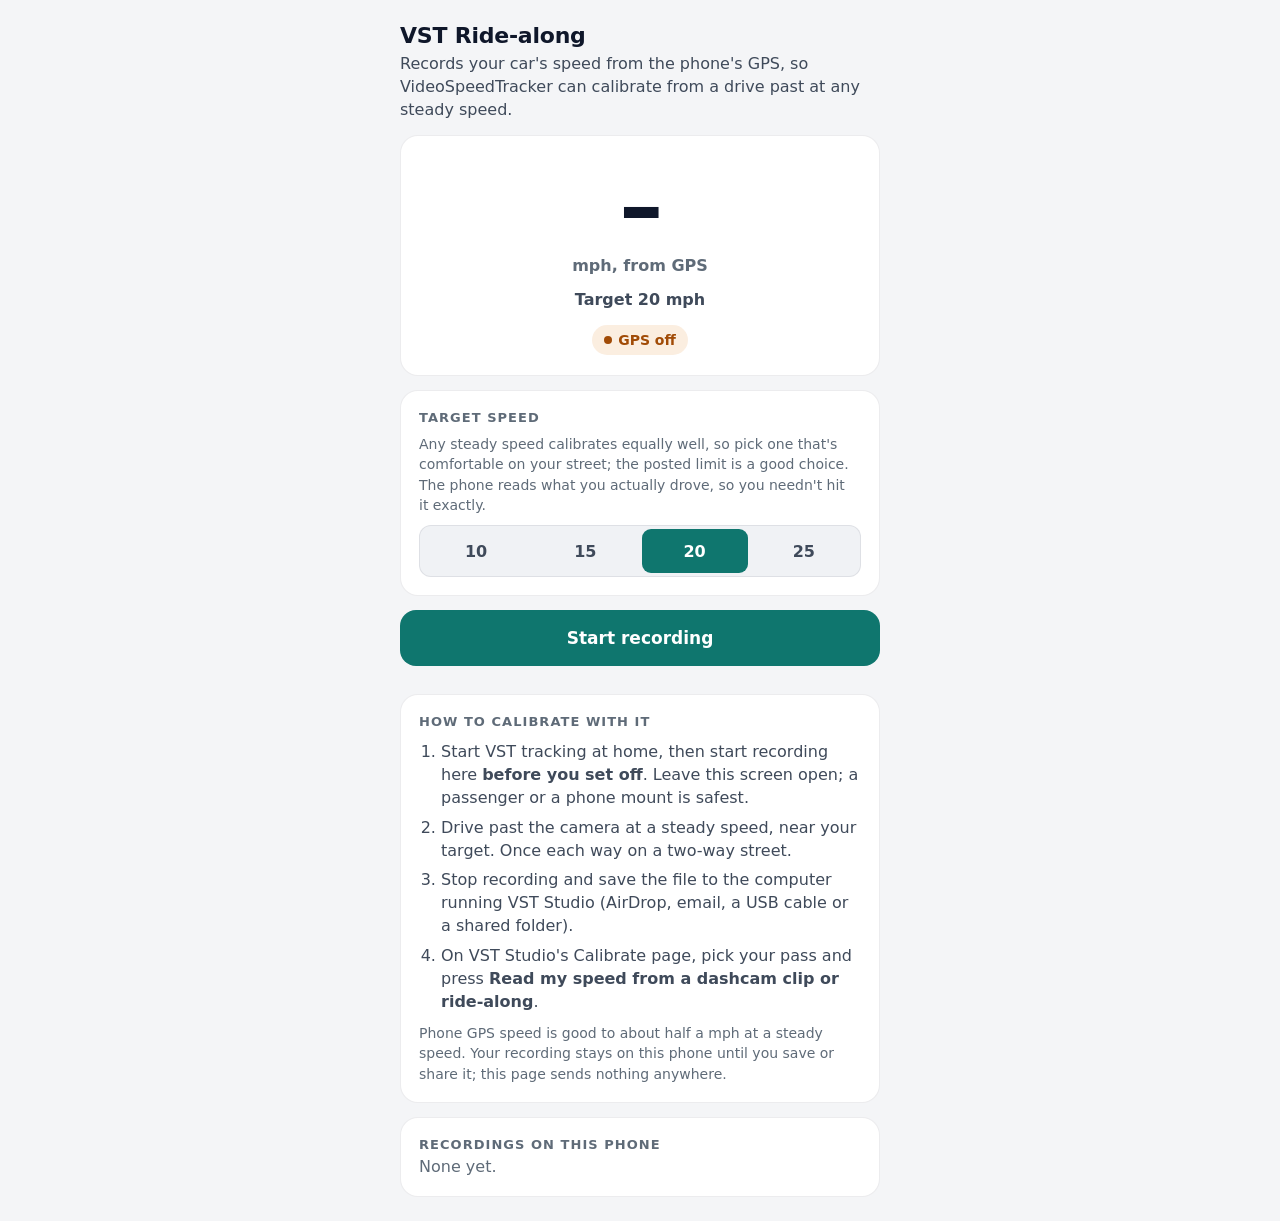
<file: companion/ride/index.html>
<!doctype html>
<!--
  VST Ride-along: a phone GPS recorder for calibrating VideoSpeedTracker without cruise control or a Tesla.

  Browsers only give GPS to https pages, and VST Studio serves the companion over plain http on the home network,
  so this page is published on its own (GitHub Pages, see .github/workflows/pages.yml) and never talks to VST.
  It records the phone's position fixes (time, position, GPS speed, accuracy) while you drive past the camera,
  keeps them on the phone, and saves them as a small CSV that VST Studio reads on the Calibrate page, matching the
  pass by GPS at the camera spot or by clock exactly as it does a Tesla dashcam clip (src/Gui/DashCam.cpp).

  File format (one fix per line, times in ms since the Unix epoch; speed empty when the phone didn't report one):
    # VST ride-along recording v1
    time_ms,lat,lon,speed_mps,accuracy_m,heading_deg
  Works offline once opened (sw.js), keeps the screen awake while recording (Wake Lock), and survives a reload:
  the recording in progress is saved to localStorage every few fixes.
-->
<html lang="en">
<head>
<meta charset="utf-8">
<meta name="viewport" content="width=device-width, initial-scale=1, viewport-fit=cover">
<title>VST Ride-along</title>
<meta name="description" content="Record your car's GPS speed on your phone to calibrate VideoSpeedTracker.">
<meta name="theme-color" content="#0b0d10">
<link rel="manifest" href="manifest.webmanifest">
<link rel="icon" href="icon.svg" type="image/svg+xml">
<link rel="apple-touch-icon" href="icon-192.png">
<style>
  :root {
    color-scheme: dark;
    --bg: #0b0d10; --surface: #13161b; --surface-2: #1a1e25; --line: rgba(255, 255, 255, .08);
    --text: #eef1f5; --text-2: #b4bcc7; --muted: #7d8794;
    --accent: #5eead4; --accent-ink: #062c27; --ok: #34d399; --warn: #fbbf24; --bad: #fb7185;
    --stop-ink: #2a0710;
    --ok-soft: rgba(52, 211, 153, .14); --warn-soft: rgba(251, 191, 36, .14); --bad-soft: rgba(251, 113, 133, .16);
    --radius: 18px;
    --font: ui-sans-serif, system-ui, -apple-system, "Segoe UI", Roboto, "Helvetica Neue", Arial, sans-serif;
  }
  @media (prefers-color-scheme: light) {
    :root {
      color-scheme: light;
      --bg: #f4f5f7; --surface: #ffffff; --surface-2: #f0f2f5; --line: rgba(15, 23, 42, .08);
      --text: #0f172a; --text-2: #3f4a5a; --muted: #5f6b78;
      --accent: #0f766e; --accent-ink: #ffffff; --ok: #047857; --warn: #a14b06; --bad: #be123c;
      --stop-ink: #ffffff;
      --ok-soft: rgba(5, 150, 105, .1); --warn-soft: rgba(217, 119, 6, .12); --bad-soft: rgba(225, 29, 72, .1);
    }
  }
  * { box-sizing: border-box; }
  html, body { margin: 0; background: var(--bg); color: var(--text); }
  body { font: 16px/1.45 var(--font); -webkit-font-smoothing: antialiased; padding: max(16px, env(safe-area-inset-top)) 16px max(24px, env(safe-area-inset-bottom)); }
  main { max-width: 480px; margin: 0 auto; display: grid; gap: 14px; }
  h1 { font-size: 22px; margin: 4px 0 0; letter-spacing: -.01em; }
  h2 { font-size: 13px; letter-spacing: .08em; text-transform: uppercase; color: var(--muted); margin: 10px 0 0; }
  p { margin: 0; color: var(--text-2); text-wrap: pretty; }
  .card { background: var(--surface); border: 1px solid var(--line); border-radius: var(--radius); padding: 18px; }
  .gauge { text-align: center; padding: 26px 18px 20px; }
  .speed { font-size: 88px; font-weight: 800; line-height: 1; font-variant-numeric: tabular-nums; letter-spacing: -.03em; }
  .unit { color: var(--muted); font-weight: 600; margin-top: 4px; }
  .pill { display: inline-flex; align-items: center; gap: 6px; padding: 5px 12px; border-radius: 999px; font-size: 14px; font-weight: 600; margin-top: 14px; }
  .pill::before { content: ""; width: 8px; height: 8px; border-radius: 50%; background: currentColor; }
  .pill.ok { background: var(--ok-soft); color: var(--ok); }
  .pill.warn { background: var(--warn-soft); color: var(--warn); }
  .pill.bad { background: var(--bad-soft); color: var(--bad); }
  .stats { display: grid; grid-template-columns: repeat(3, 1fr); gap: 8px; margin-top: 18px; }
  .stats div { background: var(--surface-2); border-radius: 12px; padding: 10px 6px; }
  .stats b { display: block; font-size: 20px; font-variant-numeric: tabular-nums; }
  .stats span { font-size: 13px; color: var(--muted); }
  .btn { display: flex; align-items: center; justify-content: center; gap: 8px; width: 100%; min-height: 56px; border-radius: 16px;
    border: 1px solid var(--line); background: var(--surface-2); color: var(--text); font: 600 17px var(--font); cursor: pointer; }
  .btn:active { transform: scale(.98); }
  .btn.primary { background: var(--accent); color: var(--accent-ink); border-color: transparent; }
  .btn.stop { background: var(--bad); color: var(--stop-ink); border-color: transparent; }
  .btn.small { min-height: 44px; width: auto; padding: 0 16px; font-size: 15px; }
  .btn:disabled { opacity: .45; pointer-events: none; }
  .btn:focus-visible { outline: 3px solid var(--accent); outline-offset: 2px; }
  ol { margin: 8px 0 0; padding-left: 22px; color: var(--text-2); }
  li + li { margin-top: 6px; }
  .rec { display: flex; align-items: center; gap: 10px; padding: 12px 0; border-top: 1px solid var(--line); }
  .rec:first-child { border-top: 0; padding-top: 0; }
  .rec .what { flex: 1; min-width: 0; }
  .rec b { display: block; }
  .rec small { color: var(--muted); }
  .empty { color: var(--muted); }
  .note { font-size: 14px; color: var(--muted); }
  .seg { display: flex; padding: 3px; gap: 3px; border-radius: 12px; background: var(--surface-2); border: 1px solid var(--line); margin-top: 10px; }
  .seg button { flex: 1; min-height: 44px; border: 0; border-radius: 9px; background: none; color: var(--text-2); font: 600 16px var(--font); cursor: pointer; }
  .seg button[aria-pressed="true"] { background: var(--accent); color: var(--accent-ink); }
  .seg button:focus-visible { outline: 3px solid var(--accent); outline-offset: 1px; }
  .target { color: var(--text-2); font-weight: 600; margin-top: 10px; }
  [hidden] { display: none !important; }
</style>
</head>
<body>
<main>
  <header>
    <h1>VST Ride-along</h1>
    <p>Records your car's speed from the phone's GPS, so VideoSpeedTracker can calibrate from a drive past at any steady speed.</p>
  </header>

  <section class="card gauge" aria-live="polite">
    <div class="speed" id="speed">–</div>
    <div class="unit">mph, from GPS</div>
    <div class="target" id="target"></div>
    <div class="pill warn" id="fix">GPS off</div>
    <div class="stats" id="stats" hidden>
      <div><b id="dur">0:00</b><span>recording</span></div>
      <div><b id="count">0</b><span>GPS fixes</span></div>
      <div><b id="dist">0</b><span>metres</span></div>
    </div>
  </section>

  <section class="card">
    <h2 style="margin-top:0">Target speed</h2>
    <p class="note" style="margin-top:6px">Any steady speed calibrates equally well, so pick one that's comfortable on your street; the posted limit is a good choice. The phone reads what you actually drove, so you needn't hit it exactly.</p>
    <div class="seg" id="targets" role="group" aria-label="Target speed in mph"></div>
  </section>

  <button class="btn primary" id="record" type="button">Start recording</button>
  <p class="note" id="msg" role="status"></p>

  <section class="card">
    <h2 style="margin-top:0">How to calibrate with it</h2>
    <ol>
      <li>Start VST tracking at home, then start recording here <strong>before you set off</strong>. Leave this screen open; a passenger or a phone mount is safest.</li>
      <li>Drive past the camera at a steady speed, near your target. Once each way on a two-way street.</li>
      <li>Stop recording and save the file to the computer running VST Studio (AirDrop, email, a USB cable or a shared folder).</li>
      <li>On VST Studio's Calibrate page, pick your pass and press <strong>Read my speed from a dashcam clip or ride-along</strong>.</li>
    </ol>
    <p class="note" style="margin-top:10px">Phone GPS speed is good to about half a mph at a steady speed. Your recording stays on this phone until you save or share it; this page sends nothing anywhere.</p>
  </section>

  <section class="card">
    <h2 style="margin-top:0">Recordings on this phone</h2>
    <div id="list"></div>
  </section>
</main>
<script type="module">
const KEY_LIST = 'vst-ride-recordings';   // finished recordings: [{ name, csv, fixes, seconds }]
const KEY_LIVE = 'vst-ride-live';         // the one in progress, saved as it grows
const KEY_TARGET = 'vst-ride-target';    // the target speed picked last time (mph)
const MPH = 2.2369362920544;
const $ = (id) => document.getElementById(id);

// The drive's target speed: only guidance, since the recording keeps the real GPS speed and VST Studio calibrates
// from that.  The same chips as VST Studio and the companion (10, 15, 20, 25); a link from the companion's Calibrate
// step passes its target as ?target=, otherwise the last pick on this phone, else 20 (a typical residential limit).
const PRESETS = [10, 15, 20, 25];
const fromLink = Number(new URLSearchParams(location.search).get('target'));
let target = fromLink >= 5 && fromLink <= 80 ? Math.round(fromLink) : Number(localStorage.getItem(KEY_TARGET)) || 20;
const presets = PRESETS.includes(target) ? PRESETS : [...PRESETS, target].sort((a, b) => a - b);

function paintTargets() {
  $('targets').replaceChildren(...presets.map((m) => {
    const b = Object.assign(document.createElement('button'), { type: 'button', textContent: String(m) });
    b.setAttribute('aria-pressed', m === target);
    b.onclick = () => { target = m; try { localStorage.setItem(KEY_TARGET, String(m)); } catch { /* private mode */ } paintTargets(); };
    return b;
  }));
  $('target').textContent = `Target ${target} mph`;
}

// Live, against the target: within 2 mph (VST's verified band) reads as on target.  Colour and words both, so it
// works at a glance from a phone mount and without colour.
function paintPace(mph) {
  const el = $('target');
  if (mph == null || watch == null) { el.textContent = `Target ${target} mph`; el.style.color = ''; return; }
  const off = mph - target;
  el.textContent = Math.abs(off) <= 2 ? `On target (${target} mph)` : off > 0 ? `Ease off: target ${target} mph` : `A little faster: target ${target} mph`;
  el.style.color = Math.abs(off) <= 2 ? 'var(--ok)' : 'var(--warn)';
}

let watch = null, lock = null, fixes = [], started = 0, tick = null;

const load = (k, d) => { try { return JSON.parse(localStorage.getItem(k)) ?? d; } catch { return d; } };
const store = (k, v) => { try { localStorage.setItem(k, JSON.stringify(v)); } catch { /* full or private mode: the recording still works in memory */ } };

function metres(a, b) {
  const r = Math.PI / 180, x = (b.lon - a.lon) * r * Math.cos((a.lat + b.lat) / 2 * r), y = (b.lat - a.lat) * r;
  return Math.hypot(x, y) * 6371000;
}

// File name in TeslaCam's local-time style, so recordings sort and read the same way: vst-ride-2026-10-31_14-03-10.csv
function fileName(ms) {
  const d = new Date(ms), p = (n) => String(n).padStart(2, '0');
  return `vst-ride-${d.getFullYear()}-${p(d.getMonth() + 1)}-${p(d.getDate())}_${p(d.getHours())}-${p(d.getMinutes())}-${p(d.getSeconds())}.csv`;
}

function toCsv(list) {
  const rows = list.map((f) => [f.t, f.lat.toFixed(7), f.lon.toFixed(7), f.speed == null ? '' : f.speed.toFixed(2),
    f.acc == null ? '' : f.acc.toFixed(1), f.heading == null ? '' : f.heading.toFixed(0)].join(','));
  return ['# VST ride-along recording v1', 'time_ms,lat,lon,speed_mps,accuracy_m,heading_deg', ...rows].join('\n') + '\n';
}

function showFix(f) {
  const fix = $('fix');
  if (!f) { fix.className = 'pill warn'; fix.textContent = watch ? 'Waiting for GPS…' : 'GPS off'; return; }
  const acc = Math.round(f.acc ?? 99);
  fix.className = 'pill ' + (acc <= 10 ? 'ok' : acc <= 25 ? 'warn' : 'bad');
  fix.textContent = acc <= 25 ? `GPS ±${acc} m` : `Weak GPS ±${acc} m: move clear of buildings`;
  // Some phones leave out the GPS speed on a fix: fall back to the distance from the previous one.
  let v = f.speed;
  const prev = fixes.at(-2);
  if (v == null && prev && f.t > prev.t) v = metres(prev, f) / ((f.t - prev.t) / 1000);
  $('speed').textContent = v == null ? '–' : Math.round(v * MPH);
  paintPace(v == null ? null : v * MPH);
}

function showStats() {
  const s = Math.max(0, Math.round((Date.now() - started) / 1000));
  $('dur').textContent = `${Math.floor(s / 60)}:${String(s % 60).padStart(2, '0')}`;
  $('count').textContent = fixes.length;
  let m = 0;
  for (let i = 1; i < fixes.length; i++) m += metres(fixes[i - 1], fixes[i]);
  $('dist').textContent = Math.round(m);
}

async function keepAwake() {
  try { lock = await navigator.wakeLock?.request('screen'); } catch { lock = null; }
}
// The wake lock drops when the page is hidden; take it again on return while recording.
document.addEventListener('visibilitychange', () => { if (watch != null && document.visibilityState === 'visible') keepAwake(); });

function start(resume = null) {
  if (!('geolocation' in navigator)) { $('msg').textContent = "This browser can't use GPS."; return; }
  fixes = resume?.fixes ?? [];
  started = resume?.started ?? Date.now();
  watch = navigator.geolocation.watchPosition((p) => {
    const c = p.coords;
    const f = { t: p.timestamp, lat: c.latitude, lon: c.longitude, acc: c.accuracy,
      speed: c.speed != null && c.speed >= 0 ? c.speed : null, heading: c.heading != null && c.heading >= 0 ? c.heading : null };
    fixes.push(f);
    showFix(f);
    $('msg').textContent = 'Recording. Drive past the camera at a steady speed.';
    if (fixes.length % 5 === 0) store(KEY_LIVE, { started, fixes });
  }, (e) => {
    $('msg').textContent = e.code === 1 ? 'Location is blocked for this page. Allow it in the browser or phone settings, then try again.'
      : "Can't get a GPS fix yet. Keep the phone where it can see the sky.";
  }, { enableHighAccuracy: true, maximumAge: 0, timeout: 30000 });
  keepAwake();
  tick = setInterval(showStats, 1000);
  $('stats').hidden = false;
  $('record').textContent = 'Stop recording';
  $('record').className = 'btn stop';
  $('msg').textContent = 'Recording. Drive past the camera at a steady speed.';
  showFix(null);
  showStats();
}

function stop() {
  navigator.geolocation.clearWatch(watch);
  watch = null;
  clearInterval(tick);
  lock?.release?.();
  lock = null;
  localStorage.removeItem(KEY_LIVE);
  $('record').textContent = 'Start recording';
  $('record').className = 'btn primary';
  $('stats').hidden = true;
  $('speed').textContent = '–';
  showFix(null);
  paintPace(null);
  if (fixes.length < 3) { $('msg').textContent = 'Nothing recorded: no GPS fixes came in.'; return; }
  const list = load(KEY_LIST, []);
  list.unshift({ name: fileName(fixes[0].t), csv: toCsv(fixes), fixes: fixes.length, seconds: Math.round((fixes.at(-1).t - fixes[0].t) / 1000) });
  store(KEY_LIST, list.slice(0, 20));
  $('msg').textContent = 'Saved on this phone. Save or share it to your VST computer below.';
  render();
}

async function save(rec) {
  const file = new File([rec.csv], rec.name, { type: 'text/csv' });
  try {
    if (navigator.canShare?.({ files: [file] })) { await navigator.share({ files: [file], title: rec.name }); return; }
  } catch (e) { if (e.name === 'AbortError') return; }
  const a = Object.assign(document.createElement('a'), { href: URL.createObjectURL(file), download: rec.name });
  document.body.append(a);
  a.click();
  a.remove();
  setTimeout(() => URL.revokeObjectURL(a.href), 10000);
}

function render() {
  const list = load(KEY_LIST, []), el = $('list');
  el.replaceChildren();
  if (!list.length) { el.innerHTML = '<p class="empty">None yet.</p>'; return; }
  list.forEach((rec, i) => {
    const row = document.createElement('div');
    row.className = 'rec';
    row.innerHTML = `<div class="what"><b></b><small>${rec.fixes} fixes · ${Math.floor(rec.seconds / 60)} min ${rec.seconds % 60} s</small></div>`;
    row.querySelector('b').textContent = rec.name.replace(/^vst-ride-|\.csv$/g, '').replace('_', ' ').replace(/-(\d\d)-(\d\d)$/, ':$1:$2');
    const saveBtn = Object.assign(document.createElement('button'), { className: 'btn small', type: 'button', textContent: 'Save' });
    saveBtn.setAttribute('aria-label', `Save or share ${rec.name}`);
    saveBtn.onclick = () => save(rec);
    const del = Object.assign(document.createElement('button'), { className: 'btn small', type: 'button', textContent: 'Delete' });
    del.setAttribute('aria-label', `Delete ${rec.name}`);
    del.onclick = () => { const l = load(KEY_LIST, []); l.splice(i, 1); store(KEY_LIST, l); render(); };
    row.append(saveBtn, del);
    el.append(row);
  });
}

$('record').onclick = () => (watch == null ? start() : stop());
paintTargets();
render();
// A recording cut off by a reload or a closed tab carries on where it stopped.
const live = load(KEY_LIVE, null);
if (live?.fixes?.length) { start(live); $('msg').textContent = 'Carried on with the recording you started earlier.'; }
if ('serviceWorker' in navigator && location.protocol === 'https:') navigator.serviceWorker.register('sw.js').catch(() => {});
</script>
</body>
</html>
</file>
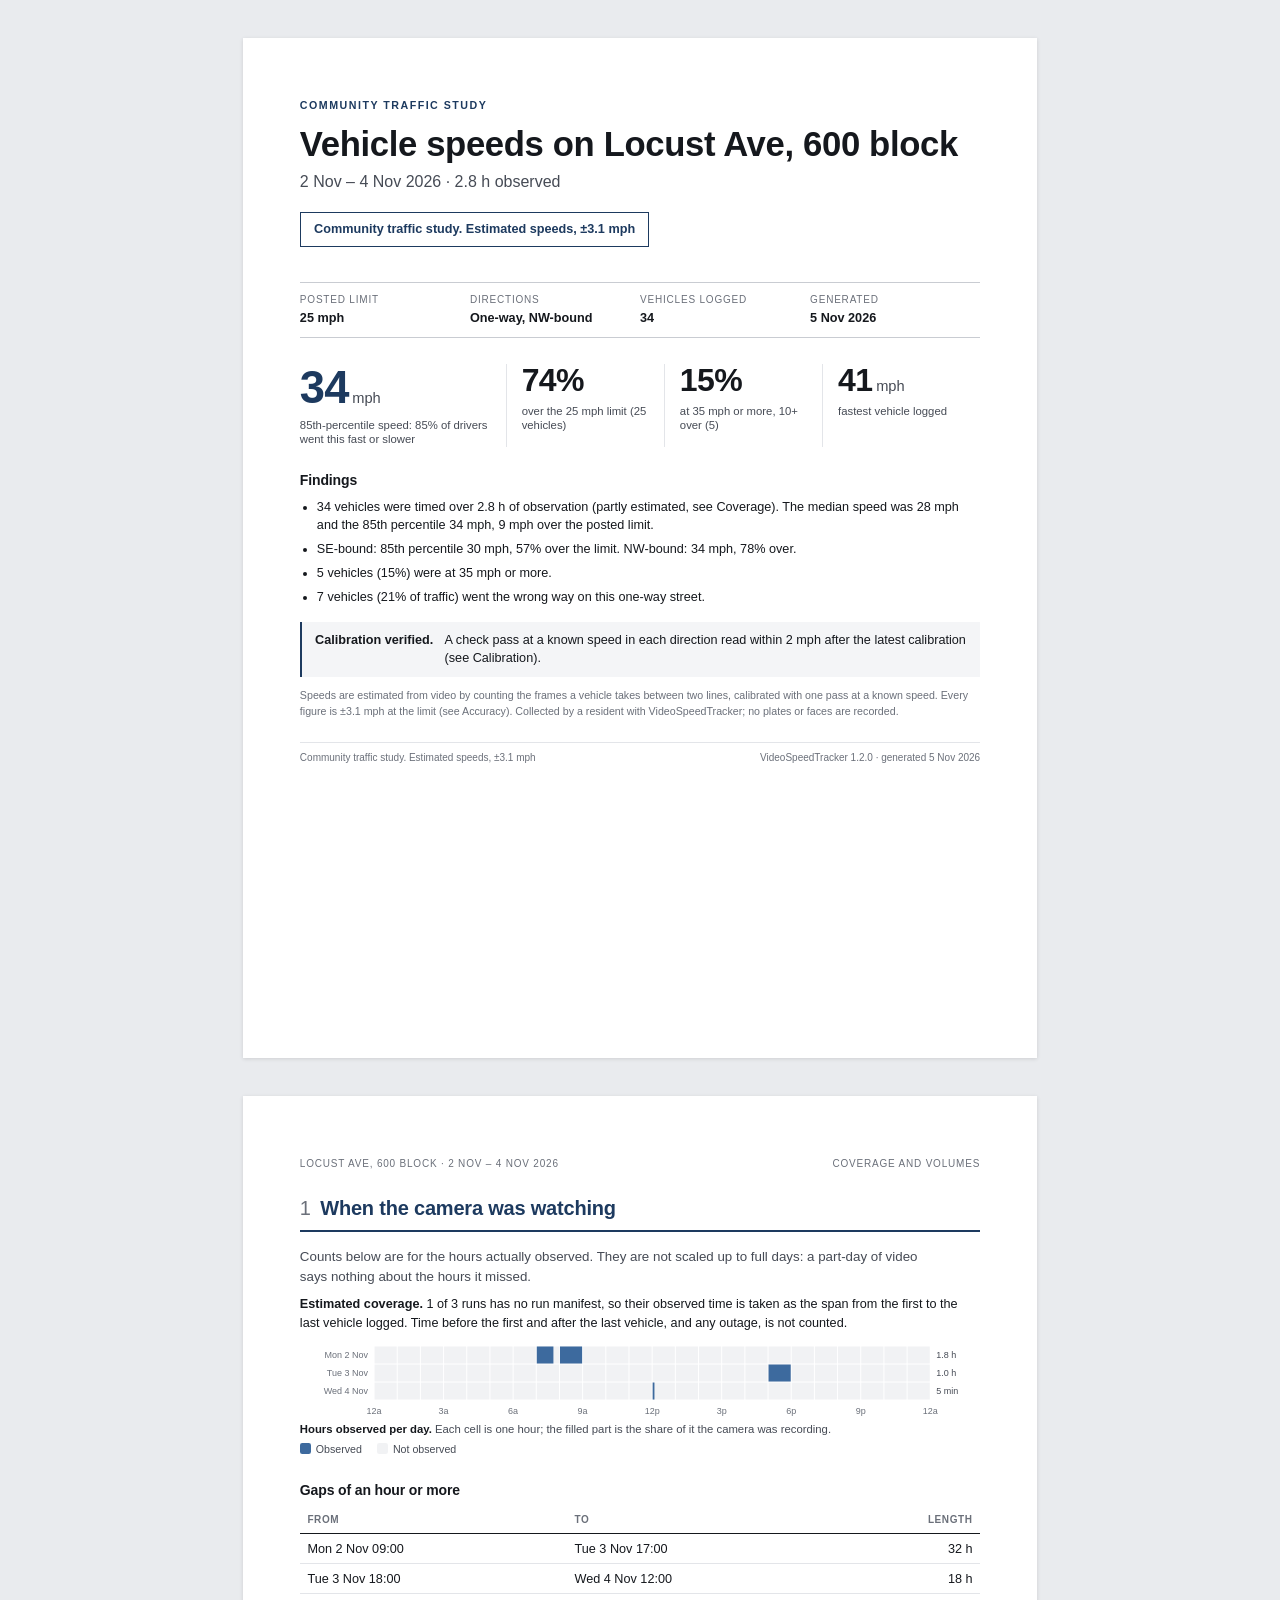
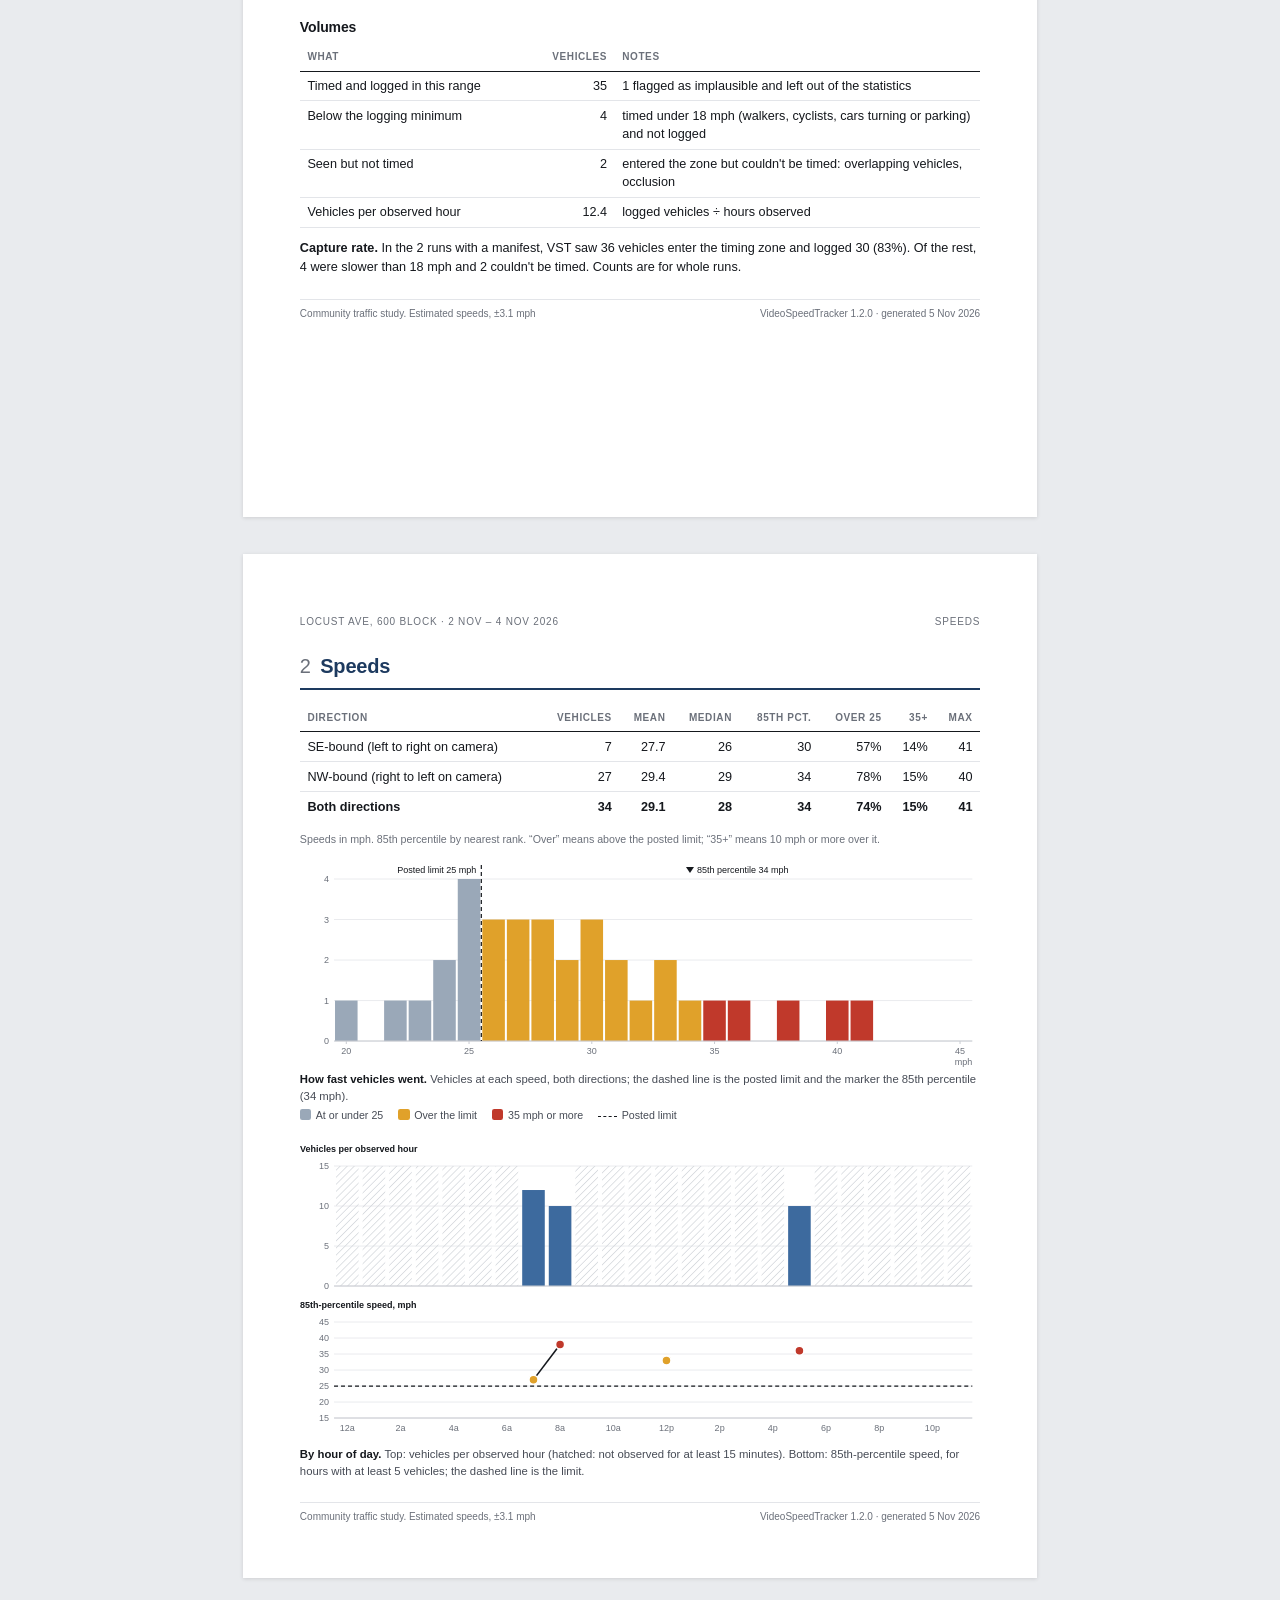
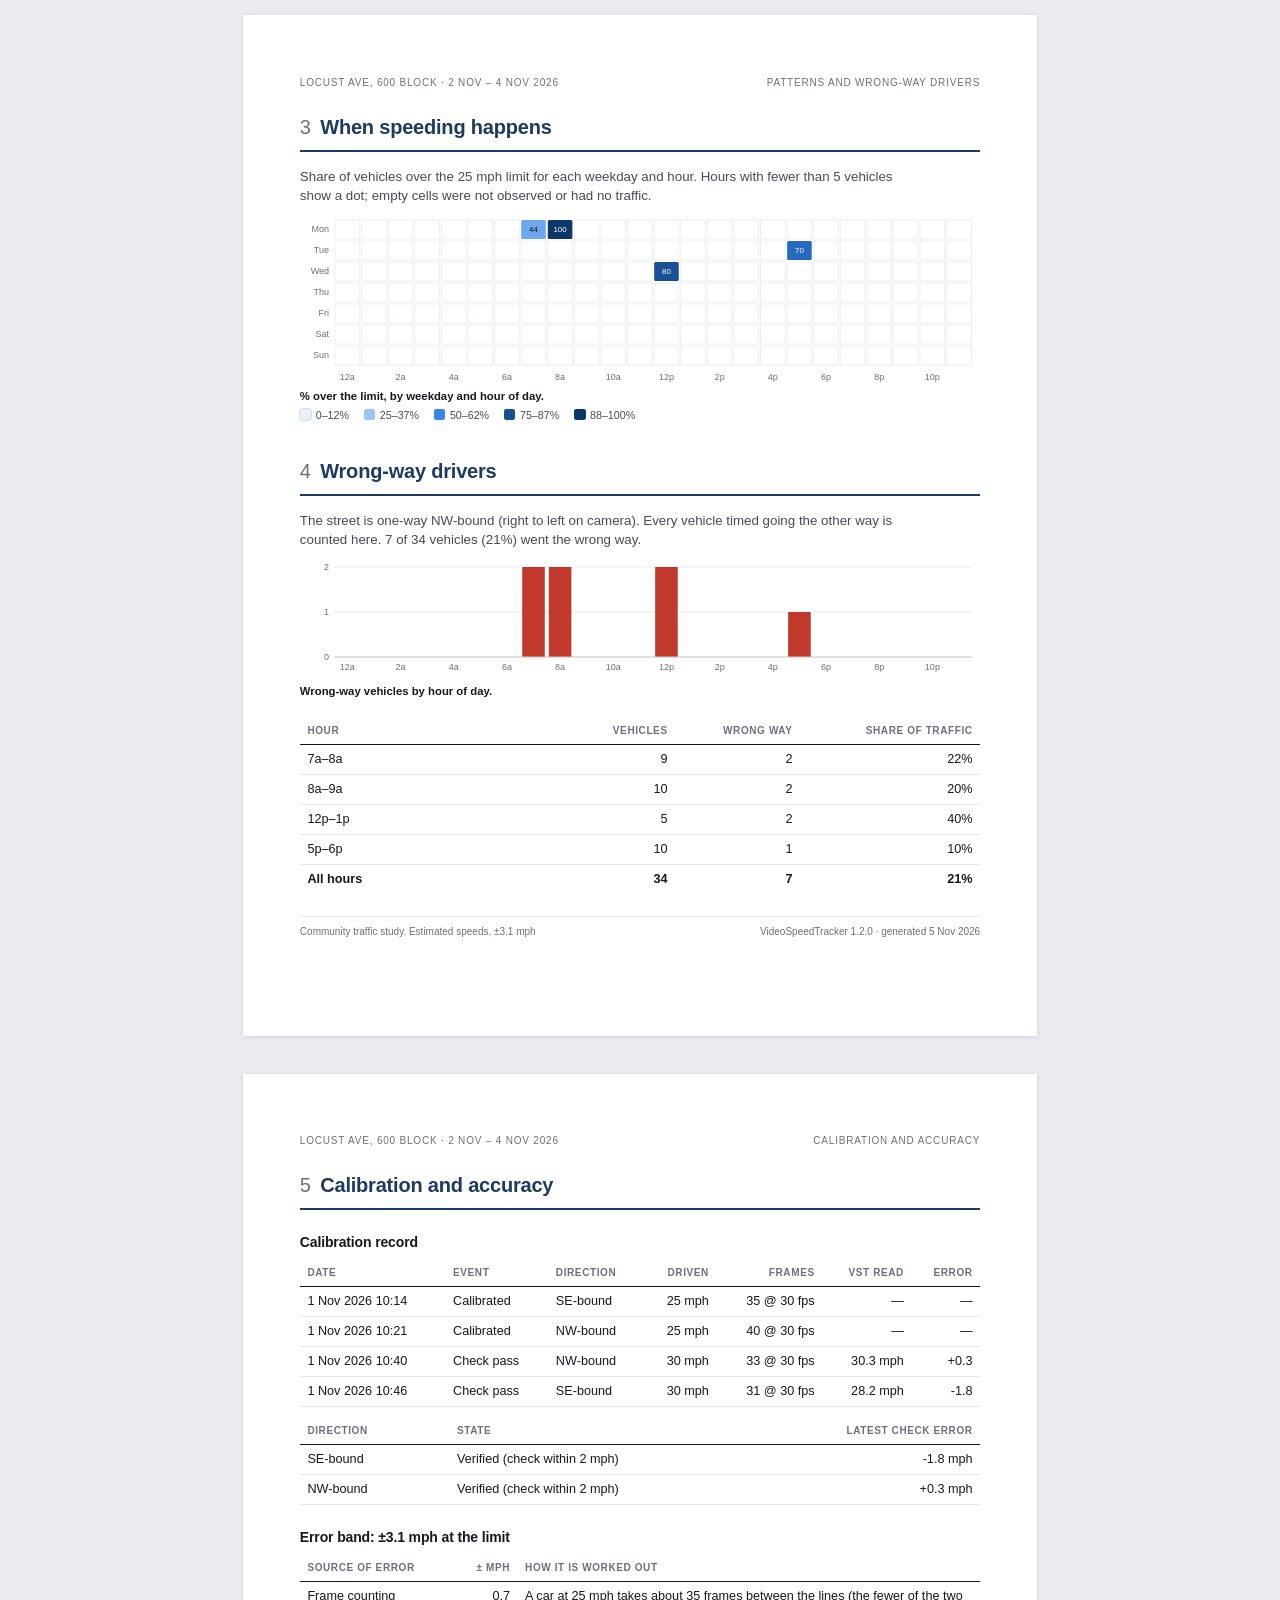
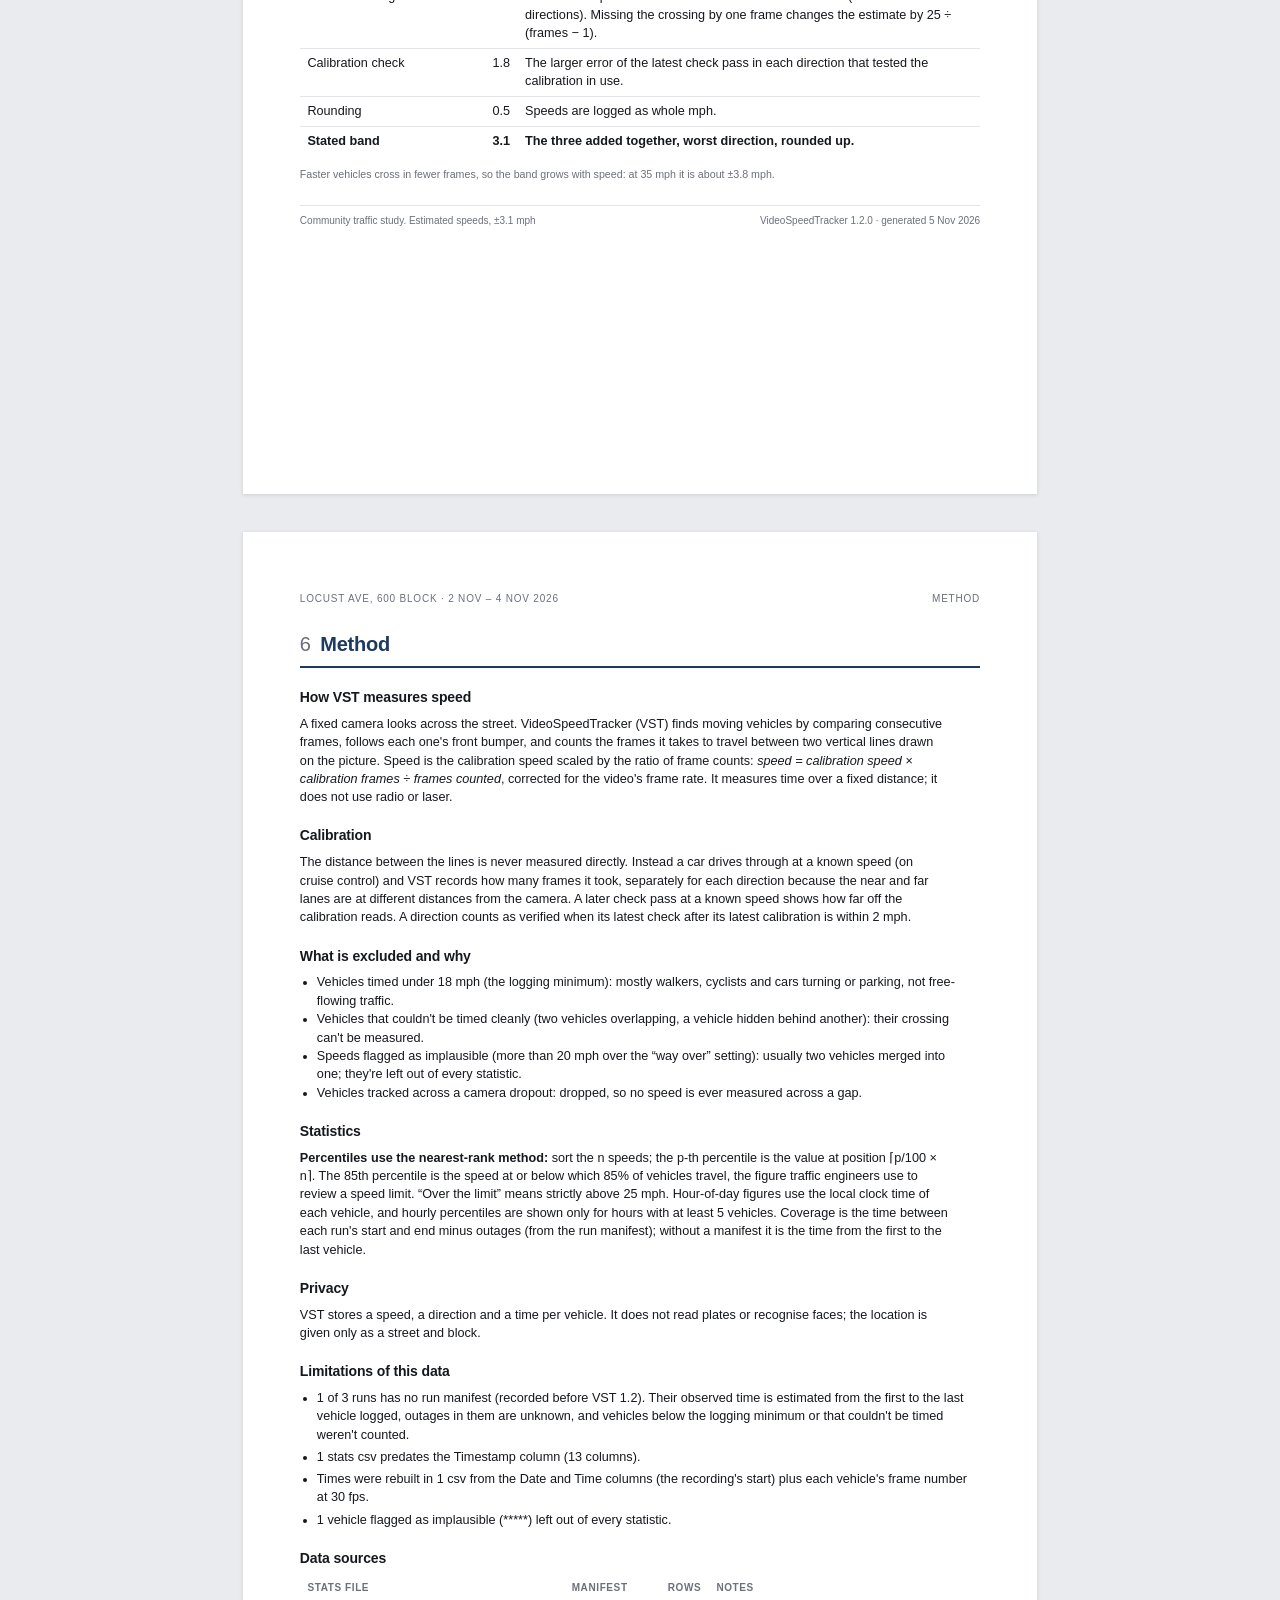
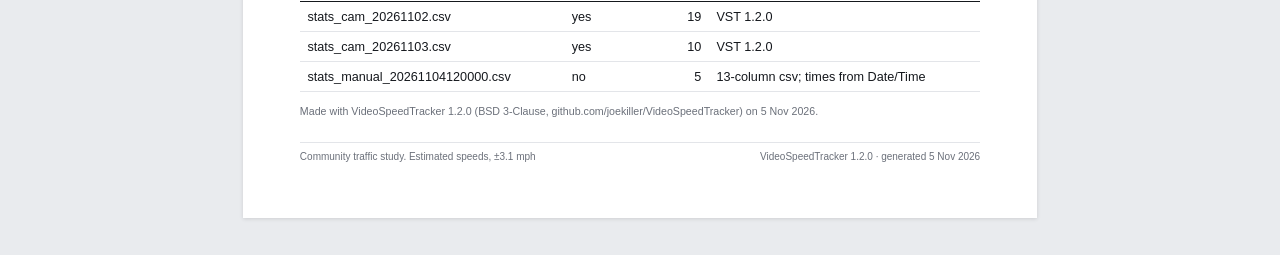
<file: companion/demo/report.html>
<!doctype html>
<html lang='en'><head><meta charset='utf-8'><meta name='viewport' content='width=device-width, initial-scale=1'><title>Locust Ave, 600 block — community traffic study</title><style>
@page { size: auto; margin: 14mm 14mm 15mm; }
:root {
  --ink: #15181d; --ink2: #464b55; --muted: #6b707a; --rule: #c9ccd2; --hair: #e3e5e9; --tint: #f4f5f7;
  --accent: #1d3a5f; --ok: #9aa8b8; --over: #e0a12a; --bad: #c0392b; --cover: #3d6a9e;
}
* { box-sizing: border-box; }
html { background: #e9ebee; }
body { margin: 0; color: var(--ink); background: #e9ebee; font: 9.5pt/1.45 "Helvetica Neue", Helvetica, Arial, system-ui, sans-serif;
  -webkit-print-color-adjust: exact; print-color-adjust: exact; }
.sheet { width: 210mm; min-height: 270mm; margin: 10mm auto; padding: 16mm 15mm 14mm; background: #fff; box-shadow: 0 1px 4px rgba(0,0,0,.12); position: relative; }
@media print {
  html, body { background: #fff; }
  .sheet { width: auto; min-height: 0; margin: 0; padding: 0; box-shadow: none; break-after: page; page-break-after: always; }
  .sheet:last-child { break-after: auto; page-break-after: auto; }
  figure, table, .keep { break-inside: avoid; page-break-inside: avoid; }
}
/* On a phone (the companion opens the report there): one column of sheets, two-up figures, wide tables scroll. */
@media screen and (max-width: 820px) {
  .sheet { width: auto; margin: 0 0 8px; padding: 20px 16px; min-height: 0; }
  /* .sheet-prefixed so these win over the base rules further down */
  .sheet.cover h1 { font-size: 20pt; }
  .sheet .meta, .sheet .kpis { grid-template-columns: 1fr 1fr; row-gap: 4mm; }
  .sheet .kpi:nth-child(3) { padding-left: 0; border-left: 0; }
  .sheet .status { flex-direction: column; gap: 1mm; }
  .sheet table { display: block; overflow-x: auto; }
  .sheet table > tbody { display: table; width: 100%; }   /* still full width when it fits */
  .sheet th, .sheet td.n { white-space: nowrap; }
  .sheet td:first-child { min-width: 7.5em; }
  /* Charts keep a legible text size and scroll sideways instead of shrinking to a phone's width. */
  .sheet figure { overflow-x: auto; }
  .sheet figure > svg { min-width: 560px; }
  .sheet .runhead, .sheet .foot { flex-direction: column; gap: 1mm; }
  .sheet .two, .sheet .snaps { grid-template-columns: 1fr; }
}
h1, h2, h3 { font-weight: 600; margin: 0; letter-spacing: -.01em; }
h2 { font-size: 15pt; color: var(--accent); padding-bottom: 2mm; border-bottom: 1.5pt solid var(--accent); margin-bottom: 4mm; }
h2 .num { color: var(--muted); font-weight: 400; margin-right: 2.5mm; }
h3 { font-size: 10.5pt; margin: 6mm 0 2mm; }
p { margin: 0 0 2.5mm; }
.lede { color: var(--ink2); font-size: 10pt; max-width: 165mm; }
.small { font-size: 8pt; color: var(--muted); }
.num, td.n, th.n, .tab { font-variant-numeric: tabular-nums; }
.runhead { display: flex; justify-content: space-between; font-size: 7.5pt; color: var(--muted); text-transform: uppercase; letter-spacing: .08em; margin-bottom: 6mm; }
.foot { margin-top: 6mm; padding-top: 2mm; border-top: .5pt solid var(--hair); font-size: 7.5pt; color: var(--muted); display: flex; justify-content: space-between; }

/* cover */
.kicker { font-size: 8pt; letter-spacing: .14em; text-transform: uppercase; color: var(--accent); font-weight: 600; }
.cover h1 { font-size: 26pt; line-height: 1.12; margin: 3mm 0 1.5mm; }
.cover .sub { font-size: 12pt; color: var(--ink2); }
.label { display: inline-block; margin: 5mm 0 6mm; padding: 2mm 3.5mm; border: 1pt solid var(--accent); color: var(--accent); font-weight: 600; font-size: 9.5pt; }
.meta { display: grid; grid-template-columns: repeat(4, 1fr); border-top: .75pt solid var(--rule); border-bottom: .75pt solid var(--rule); }
.meta div { padding: 2.5mm 3mm 2.5mm 0; }
.meta dt { font-size: 7.5pt; text-transform: uppercase; letter-spacing: .08em; color: var(--muted); }
.meta dd { margin: .5mm 0 0; font-weight: 600; }
.kpis { display: grid; grid-template-columns: 1.3fr 1fr 1fr 1fr; gap: 0; margin: 7mm 0 5mm; }
.kpi { padding: 0 4mm; border-left: .75pt solid var(--hair); }
.kpi:first-child { padding-left: 0; border-left: 0; }
.kpi b { display: block; font-size: 24pt; font-weight: 600; line-height: 1.05; letter-spacing: -.02em; }
.kpi:first-child b { font-size: 34pt; color: var(--accent); }
.kpi b small { font-size: 11pt; font-weight: 400; color: var(--ink2); margin-left: 1mm; letter-spacing: 0; }
.kpi span { display: block; margin-top: 1.5mm; font-size: 8.5pt; color: var(--ink2); line-height: 1.3; }
.findings { margin: 0 0 4mm; padding-left: 4.5mm; }
.findings li { margin-bottom: 1.5mm; }
.status { display: flex; gap: 3mm; align-items: baseline; padding: 2.5mm 3.5mm; background: var(--tint); border-left: 2pt solid var(--accent); margin: 3mm 0; }
.status.warn { border-left-color: var(--bad); }
.status b { white-space: nowrap; }
.note { margin-top: 4mm; padding: 3mm 3.5mm; border: .75pt solid var(--rule); }
.note h3 { margin: 0 0 1mm; font-size: 8pt; text-transform: uppercase; letter-spacing: .08em; color: var(--muted); }

/* tables */
table { width: 100%; border-collapse: collapse; margin: 1mm 0 3mm; }
th { font-size: 7.5pt; font-weight: 600; text-transform: uppercase; letter-spacing: .06em; color: var(--muted); text-align: left; padding: 1.5mm 2mm; border-bottom: .75pt solid var(--ink); }
td { padding: 1.4mm 2mm; border-bottom: .5pt solid var(--hair); vertical-align: top; }
th.n, td.n { text-align: right; }
tr.total td { font-weight: 600; border-top: .75pt solid var(--ink); border-bottom: 0; }
td.muted { color: var(--muted); }
.two { display: grid; grid-template-columns: 1fr 1fr; gap: 7mm; }

/* figures */
figure { margin: 2mm 0 5mm; }
figcaption { font-size: 8.5pt; color: var(--ink2); margin-top: 1mm; }
figcaption b { color: var(--ink); }
svg { display: block; width: 100%; height: auto; overflow: visible; }
svg text { font-family: "Helvetica Neue", Helvetica, Arial, system-ui, sans-serif; fill: var(--muted); font-size: 9px; font-variant-numeric: tabular-nums; }
svg .ink { fill: var(--ink); }
svg .ink2 { fill: var(--ink2); }
svg .grid { stroke: var(--hair); stroke-width: .75; }
svg .axis { stroke: var(--rule); stroke-width: 1; }
svg .limit { stroke: var(--ink); stroke-width: 1.2; stroke-dasharray: 4 3; }
.legend { display: flex; flex-wrap: wrap; gap: 4mm; font-size: 8pt; color: var(--ink2); margin: 1mm 0 0; }
.legend i { display: inline-block; width: 3mm; height: 3mm; border-radius: .6mm; margin-right: 1.2mm; vertical-align: -.4mm; }
.legend i.line { height: 0; border-top: 1.2pt dashed var(--ink); border-radius: 0; vertical-align: .6mm; width: 5mm; }
.snaps { display: grid; grid-template-columns: 1fr 1fr; gap: 4mm; }
.snaps img { width: 100%; display: block; border: .5pt solid var(--rule); }
.snaps figcaption { font-variant-numeric: tabular-nums; }
.method h3 { margin-top: 5mm; }
.method p, .method li { max-width: 172mm; }
.method ul { padding-left: 4.5mm; margin: 0 0 2.5mm; }
.caveats li { margin-bottom: 1mm; }
</style></head><body>
<section class='sheet cover'><div class='kicker'>Community traffic study</div><h1>Vehicle speeds on Locust Ave, 600 block</h1><div class='sub'>2 Nov – 4 Nov 2026 · 2.8 h observed</div><div class='label'>Community traffic study. Estimated speeds, ±3.1 mph</div><dl class='meta'><div><dt>Posted limit</dt><dd>25 mph</dd></div><div><dt>Directions</dt><dd>One-way, NW-bound</dd></div><div><dt>Vehicles logged</dt><dd class='num'>34</dd></div><div><dt>Generated</dt><dd>5 Nov 2026</dd></div></dl><div class='kpis'><div class='kpi'><b>34<small>mph</small></b><span>85th-percentile speed: 85% of drivers went this fast or slower</span></div><div class='kpi'><b>74%</b><span>over the 25 mph limit (25 vehicles)</span></div><div class='kpi'><b>15%</b><span>at 35 mph or more, 10+ over (5)</span></div><div class='kpi'><b>41<small>mph</small></b><span>fastest vehicle logged</span></div></div><h3>Findings</h3><ul class='findings'><li>34 vehicles were timed over 2.8 h of observation (partly estimated, see Coverage). The median speed was 28 mph and the 85th percentile 34 mph, 9 mph over the posted limit.</li><li>SE-bound: 85th percentile 30 mph, 57% over the limit. NW-bound: 34 mph, 78% over.</li><li>5 vehicles (15%) were at 35 mph or more.</li><li>7 vehicles (21% of traffic) went the wrong way on this one-way street.</li></ul><div class='status'><b>Calibration verified.</b><span>A check pass at a known speed in each direction read within 2 mph after the latest calibration (see Calibration).</span></div><p class='small'>Speeds are estimated from video by counting the frames a vehicle takes between two lines, calibrated with one pass at a known speed. Every figure is ±3.1 mph at the limit (see Accuracy). Collected by a resident with VideoSpeedTracker; no plates or faces are recorded.</p><div class='foot'><span>Community traffic study. Estimated speeds, ±3.1 mph</span><span>VideoSpeedTracker 1.2.0 · generated 5 Nov 2026</span></div></section>
<section class='sheet'><div class='runhead'><span>Locust Ave, 600 block · 2 Nov – 4 Nov 2026</span><span>Coverage and volumes</span></div><h2><span class='num'>1</span>When the camera was watching</h2><p class='lede'>Counts below are for the hours actually observed. They are not scaled up to full days: a part-day of video says nothing about the hours it missed.</p><p><b>Estimated coverage.</b> 1 of 3 runs has no run manifest, so their observed time is taken as the span from the first to the last vehicle logged. Time before the first and after the last vehicle, and any outage, is not counted.</p><figure><svg viewBox='0 0 680 76' role='img' aria-label='Hours observed per day'><text x='68' y='16' text-anchor='end'>Mon 2 Nov</text><rect x='74.5' y='4.5' width='22.1667' height='17' fill='#f1f2f4'/><rect x='97.6667' y='4.5' width='22.1667' height='17' fill='#f1f2f4'/><rect x='120.833' y='4.5' width='22.1667' height='17' fill='#f1f2f4'/><rect x='144' y='4.5' width='22.1667' height='17' fill='#f1f2f4'/><rect x='167.167' y='4.5' width='22.1667' height='17' fill='#f1f2f4'/><rect x='190.333' y='4.5' width='22.1667' height='17' fill='#f1f2f4'/><rect x='213.5' y='4.5' width='22.1667' height='17' fill='#f1f2f4'/><rect x='236.667' y='4.5' width='22.1667' height='17' fill='#f1f2f4'/><rect x='236.667' y='4.5' width='16.625' height='17' fill='#3d6a9e'><title>Mon 2 Nov 7a: 45 min observed</title></rect><rect x='259.833' y='4.5' width='22.1667' height='17' fill='#f1f2f4'/><rect x='259.833' y='4.5' width='22.1667' height='17' fill='#3d6a9e'><title>Mon 2 Nov 8a: 60 min observed</title></rect><rect x='283' y='4.5' width='22.1667' height='17' fill='#f1f2f4'/><rect x='306.167' y='4.5' width='22.1667' height='17' fill='#f1f2f4'/><rect x='329.333' y='4.5' width='22.1667' height='17' fill='#f1f2f4'/><rect x='352.5' y='4.5' width='22.1667' height='17' fill='#f1f2f4'/><rect x='375.667' y='4.5' width='22.1667' height='17' fill='#f1f2f4'/><rect x='398.833' y='4.5' width='22.1667' height='17' fill='#f1f2f4'/><rect x='422' y='4.5' width='22.1667' height='17' fill='#f1f2f4'/><rect x='445.167' y='4.5' width='22.1667' height='17' fill='#f1f2f4'/><rect x='468.333' y='4.5' width='22.1667' height='17' fill='#f1f2f4'/><rect x='491.5' y='4.5' width='22.1667' height='17' fill='#f1f2f4'/><rect x='514.667' y='4.5' width='22.1667' height='17' fill='#f1f2f4'/><rect x='537.833' y='4.5' width='22.1667' height='17' fill='#f1f2f4'/><rect x='561' y='4.5' width='22.1667' height='17' fill='#f1f2f4'/><rect x='584.167' y='4.5' width='22.1667' height='17' fill='#f1f2f4'/><rect x='607.333' y='4.5' width='22.1667' height='17' fill='#f1f2f4'/><text class='ink2' x='636' y='16'>1.8 h</text><text x='68' y='34' text-anchor='end'>Tue 3 Nov</text><rect x='74.5' y='22.5' width='22.1667' height='17' fill='#f1f2f4'/><rect x='97.6667' y='22.5' width='22.1667' height='17' fill='#f1f2f4'/><rect x='120.833' y='22.5' width='22.1667' height='17' fill='#f1f2f4'/><rect x='144' y='22.5' width='22.1667' height='17' fill='#f1f2f4'/><rect x='167.167' y='22.5' width='22.1667' height='17' fill='#f1f2f4'/><rect x='190.333' y='22.5' width='22.1667' height='17' fill='#f1f2f4'/><rect x='213.5' y='22.5' width='22.1667' height='17' fill='#f1f2f4'/><rect x='236.667' y='22.5' width='22.1667' height='17' fill='#f1f2f4'/><rect x='259.833' y='22.5' width='22.1667' height='17' fill='#f1f2f4'/><rect x='283' y='22.5' width='22.1667' height='17' fill='#f1f2f4'/><rect x='306.167' y='22.5' width='22.1667' height='17' fill='#f1f2f4'/><rect x='329.333' y='22.5' width='22.1667' height='17' fill='#f1f2f4'/><rect x='352.5' y='22.5' width='22.1667' height='17' fill='#f1f2f4'/><rect x='375.667' y='22.5' width='22.1667' height='17' fill='#f1f2f4'/><rect x='398.833' y='22.5' width='22.1667' height='17' fill='#f1f2f4'/><rect x='422' y='22.5' width='22.1667' height='17' fill='#f1f2f4'/><rect x='445.167' y='22.5' width='22.1667' height='17' fill='#f1f2f4'/><rect x='468.333' y='22.5' width='22.1667' height='17' fill='#f1f2f4'/><rect x='468.333' y='22.5' width='22.1667' height='17' fill='#3d6a9e'><title>Tue 3 Nov 5p: 60 min observed</title></rect><rect x='491.5' y='22.5' width='22.1667' height='17' fill='#f1f2f4'/><rect x='514.667' y='22.5' width='22.1667' height='17' fill='#f1f2f4'/><rect x='537.833' y='22.5' width='22.1667' height='17' fill='#f1f2f4'/><rect x='561' y='22.5' width='22.1667' height='17' fill='#f1f2f4'/><rect x='584.167' y='22.5' width='22.1667' height='17' fill='#f1f2f4'/><rect x='607.333' y='22.5' width='22.1667' height='17' fill='#f1f2f4'/><text class='ink2' x='636' y='34'>1.0 h</text><text x='68' y='52' text-anchor='end'>Wed 4 Nov</text><rect x='74.5' y='40.5' width='22.1667' height='17' fill='#f1f2f4'/><rect x='97.6667' y='40.5' width='22.1667' height='17' fill='#f1f2f4'/><rect x='120.833' y='40.5' width='22.1667' height='17' fill='#f1f2f4'/><rect x='144' y='40.5' width='22.1667' height='17' fill='#f1f2f4'/><rect x='167.167' y='40.5' width='22.1667' height='17' fill='#f1f2f4'/><rect x='190.333' y='40.5' width='22.1667' height='17' fill='#f1f2f4'/><rect x='213.5' y='40.5' width='22.1667' height='17' fill='#f1f2f4'/><rect x='236.667' y='40.5' width='22.1667' height='17' fill='#f1f2f4'/><rect x='259.833' y='40.5' width='22.1667' height='17' fill='#f1f2f4'/><rect x='283' y='40.5' width='22.1667' height='17' fill='#f1f2f4'/><rect x='306.167' y='40.5' width='22.1667' height='17' fill='#f1f2f4'/><rect x='329.333' y='40.5' width='22.1667' height='17' fill='#f1f2f4'/><rect x='352.5' y='40.5' width='22.1667' height='17' fill='#f1f2f4'/><rect x='352.5' y='40.5' width='1.78565' height='17' fill='#3d6a9e'><title>Wed 4 Nov 12p: 5 min observed</title></rect><rect x='375.667' y='40.5' width='22.1667' height='17' fill='#f1f2f4'/><rect x='398.833' y='40.5' width='22.1667' height='17' fill='#f1f2f4'/><rect x='422' y='40.5' width='22.1667' height='17' fill='#f1f2f4'/><rect x='445.167' y='40.5' width='22.1667' height='17' fill='#f1f2f4'/><rect x='468.333' y='40.5' width='22.1667' height='17' fill='#f1f2f4'/><rect x='491.5' y='40.5' width='22.1667' height='17' fill='#f1f2f4'/><rect x='514.667' y='40.5' width='22.1667' height='17' fill='#f1f2f4'/><rect x='537.833' y='40.5' width='22.1667' height='17' fill='#f1f2f4'/><rect x='561' y='40.5' width='22.1667' height='17' fill='#f1f2f4'/><rect x='584.167' y='40.5' width='22.1667' height='17' fill='#f1f2f4'/><rect x='607.333' y='40.5' width='22.1667' height='17' fill='#f1f2f4'/><text class='ink2' x='636' y='52'>5 min</text><text x='74' y='72' text-anchor='middle'>12a</text><text x='143.5' y='72' text-anchor='middle'>3a</text><text x='213' y='72' text-anchor='middle'>6a</text><text x='282.5' y='72' text-anchor='middle'>9a</text><text x='352' y='72' text-anchor='middle'>12p</text><text x='421.5' y='72' text-anchor='middle'>3p</text><text x='491' y='72' text-anchor='middle'>6p</text><text x='560.5' y='72' text-anchor='middle'>9p</text><text x='630' y='72' text-anchor='middle'>12a</text></svg><figcaption><b>Hours observed per day.</b> Each cell is one hour; the filled part is the share of it the camera was recording.</figcaption><div class='legend'><span><i style='background:#3d6a9e'></i>Observed</span><span><i style='background:#f1f2f4'></i>Not observed</span></div></figure><h3>Gaps of an hour or more</h3><table><tr><th>From</th><th>To</th><th class='n'>Length</th></tr><tr><td class='tab'>Mon 2 Nov 09:00</td><td class='tab'>Tue 3 Nov 17:00</td><td class='n'>32 h</td></tr><tr><td class='tab'>Tue 3 Nov 18:00</td><td class='tab'>Wed 4 Nov 12:00</td><td class='n'>18 h</td></tr></table><h3>Volumes</h3><table><tr><th style='width:36%'>What</th><th class='n'>Vehicles</th><th>Notes</th></tr><tr><td>Timed and logged in this range</td><td class='n'>35</td><td>1 flagged as implausible and left out of the statistics</td></tr><tr><td>Below the logging minimum</td><td class='n'>4</td><td>timed under 18 mph (walkers, cyclists, cars turning or parking) and not logged</td></tr><tr><td>Seen but not timed</td><td class='n'>2</td><td>entered the zone but couldn't be timed: overlapping vehicles, occlusion</td></tr><tr><td>Vehicles per observed hour</td><td class='n'>12.4</td><td>logged vehicles ÷ hours observed</td></tr></table><p><b>Capture rate.</b> In the 2 runs with a manifest, VST saw 36 vehicles enter the timing zone and logged 30 (83%). Of the rest, 4 were slower than 18 mph and 2 couldn't be timed. Counts are for whole runs.</p><div class='foot'><span>Community traffic study. Estimated speeds, ±3.1 mph</span><span>VideoSpeedTracker 1.2.0 · generated 5 Nov 2026</span></div></section>
<section class='sheet'><div class='runhead'><span>Locust Ave, 600 block · 2 Nov – 4 Nov 2026</span><span>Speeds</span></div><h2><span class='num'>2</span>Speeds</h2><table><tr><th>Direction</th><th class='n'>Vehicles</th><th class='n'>Mean</th><th class='n'>Median</th><th class='n'>85th pct.</th><th class='n'>Over 25</th><th class='n'>35+</th><th class='n'>Max</th></tr><tr><td>SE-bound (left to right on camera)</td><td class='n'>7</td><td class='n'>27.7</td><td class='n'>26</td><td class='n'>30</td><td class='n'>57%</td><td class='n'>14%</td><td class='n'>41</td></tr><tr><td>NW-bound (right to left on camera)</td><td class='n'>27</td><td class='n'>29.4</td><td class='n'>29</td><td class='n'>34</td><td class='n'>78%</td><td class='n'>15%</td><td class='n'>40</td></tr><tr class='total'><td>Both directions</td><td class='n'>34</td><td class='n'>29.1</td><td class='n'>28</td><td class='n'>34</td><td class='n'>74%</td><td class='n'>15%</td><td class='n'>41</td></tr></table><p class='small'>Speeds in mph. 85th percentile by nearest rank. “Over” means above the posted limit; “35+” means 10 mph or more over it.</p><figure class='keep'><svg viewBox='0 0 680 210' role='img' aria-label='Histogram of estimated speeds'><line class='grid' x1='34' x2='672' y1='184' y2='184'/><text x='29' y='187' text-anchor='end'>0</text><line class='grid' x1='34' x2='672' y1='143.5' y2='143.5'/><text x='29' y='146.5' text-anchor='end'>1</text><line class='grid' x1='34' x2='672' y1='103' y2='103'/><text x='29' y='106' text-anchor='end'>2</text><line class='grid' x1='34' x2='672' y1='62.5' y2='62.5'/><text x='29' y='65.5' text-anchor='end'>3</text><line class='grid' x1='34' x2='672' y1='22' y2='22'/><text x='29' y='25' text-anchor='end'>4</text><rect x='35' y='143.5' width='22.5385' height='40.5' fill='#9aa8b8'><title>20 mph: 1 vehicles</title></rect><rect x='84.0769' y='143.5' width='22.5385' height='40.5' fill='#9aa8b8'><title>22 mph: 1 vehicles</title></rect><rect x='108.615' y='143.5' width='22.5385' height='40.5' fill='#9aa8b8'><title>23 mph: 1 vehicles</title></rect><rect x='133.154' y='103' width='22.5385' height='81' fill='#9aa8b8'><title>24 mph: 2 vehicles</title></rect><rect x='157.692' y='22' width='22.5385' height='162' fill='#9aa8b8'><title>25 mph: 4 vehicles</title></rect><rect x='182.231' y='62.5' width='22.5385' height='121.5' fill='#e0a12a'><title>26 mph: 3 vehicles</title></rect><rect x='206.769' y='62.5' width='22.5385' height='121.5' fill='#e0a12a'><title>27 mph: 3 vehicles</title></rect><rect x='231.308' y='62.5' width='22.5385' height='121.5' fill='#e0a12a'><title>28 mph: 3 vehicles</title></rect><rect x='255.846' y='103' width='22.5385' height='81' fill='#e0a12a'><title>29 mph: 2 vehicles</title></rect><rect x='280.385' y='62.5' width='22.5385' height='121.5' fill='#e0a12a'><title>30 mph: 3 vehicles</title></rect><rect x='304.923' y='103' width='22.5385' height='81' fill='#e0a12a'><title>31 mph: 2 vehicles</title></rect><rect x='329.462' y='143.5' width='22.5385' height='40.5' fill='#e0a12a'><title>32 mph: 1 vehicles</title></rect><rect x='354' y='103' width='22.5385' height='81' fill='#e0a12a'><title>33 mph: 2 vehicles</title></rect><rect x='378.538' y='143.5' width='22.5385' height='40.5' fill='#e0a12a'><title>34 mph: 1 vehicles</title></rect><rect x='403.077' y='143.5' width='22.5385' height='40.5' fill='#c0392b'><title>35 mph: 1 vehicles</title></rect><rect x='427.615' y='143.5' width='22.5385' height='40.5' fill='#c0392b'><title>36 mph: 1 vehicles</title></rect><rect x='476.692' y='143.5' width='22.5385' height='40.5' fill='#c0392b'><title>38 mph: 1 vehicles</title></rect><rect x='525.769' y='143.5' width='22.5385' height='40.5' fill='#c0392b'><title>40 mph: 1 vehicles</title></rect><rect x='550.308' y='143.5' width='22.5385' height='40.5' fill='#c0392b'><title>41 mph: 1 vehicles</title></rect><line class='axis' x1='34' x2='672' y1='184' y2='184'/><line class='axis' x1='46.2692' x2='46.2692' y1='184' y2='187'/><text x='46.2692' y='197' text-anchor='middle'>20</text><line class='axis' x1='168.962' x2='168.962' y1='184' y2='187'/><text x='168.962' y='197' text-anchor='middle'>25</text><line class='axis' x1='291.654' x2='291.654' y1='184' y2='187'/><text x='291.654' y='197' text-anchor='middle'>30</text><line class='axis' x1='414.346' x2='414.346' y1='184' y2='187'/><text x='414.346' y='197' text-anchor='middle'>35</text><line class='axis' x1='537.038' x2='537.038' y1='184' y2='187'/><text x='537.038' y='197' text-anchor='middle'>40</text><line class='axis' x1='659.731' x2='659.731' y1='184' y2='187'/><text x='659.731' y='197' text-anchor='middle'>45</text><text x='672' y='208' text-anchor='end'>mph</text><line class='limit' x1='181.231' x2='181.231' y1='8' y2='184'/><path d='M385.808 10h8l-4 6z' fill='#15181d'/><text class='ink' x='396.808' y='16' text-anchor='start'>85th percentile 34 mph</text><text class='ink' x='176.231' y='16' text-anchor='end'>Posted limit 25 mph</text></svg><figcaption><b>How fast vehicles went.</b> Vehicles at each speed, both directions; the dashed line is the posted limit and the marker the 85th percentile (34 mph).</figcaption><div class='legend'><span><i style='background:#9aa8b8'></i>At or under 25</span><span><i style='background:#e0a12a'></i>Over the limit</span><span><i style='background:#c0392b'></i>35 mph or more</span><span><i class='line'></i>Posted limit</span></div></figure><figure class='keep'><svg viewBox='0 0 680 150' role='img' aria-label='Vehicles per observed hour by hour of day'><defs><pattern id='nodata' width='5' height='5' patternUnits='userSpaceOnUse' patternTransform='rotate(45)'><line x1='0' y1='0' x2='0' y2='5' stroke='#d5d8dd' stroke-width='1.5'/></pattern></defs><text class='ink' x='0' y='10' style='font-weight:600'>Vehicles per observed hour</text><line class='grid' x1='34' x2='672' y1='144' y2='144'/><text x='29' y='147' text-anchor='end'>0</text><line class='grid' x1='34' x2='672' y1='104' y2='104'/><text x='29' y='107' text-anchor='end'>5</text><line class='grid' x1='34' x2='672' y1='64' y2='64'/><text x='29' y='67' text-anchor='end'>10</text><line class='grid' x1='34' x2='672' y1='24' y2='24'/><text x='29' y='27' text-anchor='end'>15</text><rect x='36' y='24' width='22.5833' height='120' fill='url(#nodata)'><title>12a: not observed</title></rect><rect x='62.5833' y='24' width='22.5833' height='120' fill='url(#nodata)'><title>1a: not observed</title></rect><rect x='89.1667' y='24' width='22.5833' height='120' fill='url(#nodata)'><title>2a: not observed</title></rect><rect x='115.75' y='24' width='22.5833' height='120' fill='url(#nodata)'><title>3a: not observed</title></rect><rect x='142.333' y='24' width='22.5833' height='120' fill='url(#nodata)'><title>4a: not observed</title></rect><rect x='168.917' y='24' width='22.5833' height='120' fill='url(#nodata)'><title>5a: not observed</title></rect><rect x='195.5' y='24' width='22.5833' height='120' fill='url(#nodata)'><title>6a: not observed</title></rect><rect x='222.083' y='48' width='22.5833' height='96' fill='#3d6a9e'><title>7a: 9 vehicles in 45 min observed</title></rect><rect x='248.667' y='64' width='22.5833' height='80' fill='#3d6a9e'><title>8a: 10 vehicles in 1.0 h observed</title></rect><rect x='275.25' y='24' width='22.5833' height='120' fill='url(#nodata)'><title>9a: not observed</title></rect><rect x='301.833' y='24' width='22.5833' height='120' fill='url(#nodata)'><title>10a: not observed</title></rect><rect x='328.417' y='24' width='22.5833' height='120' fill='url(#nodata)'><title>11a: not observed</title></rect><rect x='355' y='24' width='22.5833' height='120' fill='url(#nodata)'><title>12p: only 5 min observed</title></rect><rect x='381.583' y='24' width='22.5833' height='120' fill='url(#nodata)'><title>1p: not observed</title></rect><rect x='408.167' y='24' width='22.5833' height='120' fill='url(#nodata)'><title>2p: not observed</title></rect><rect x='434.75' y='24' width='22.5833' height='120' fill='url(#nodata)'><title>3p: not observed</title></rect><rect x='461.333' y='24' width='22.5833' height='120' fill='url(#nodata)'><title>4p: not observed</title></rect><rect x='487.917' y='64' width='22.5833' height='80' fill='#3d6a9e'><title>5p: 10 vehicles in 1.0 h observed</title></rect><rect x='514.5' y='24' width='22.5833' height='120' fill='url(#nodata)'><title>6p: not observed</title></rect><rect x='541.083' y='24' width='22.5833' height='120' fill='url(#nodata)'><title>7p: not observed</title></rect><rect x='567.667' y='24' width='22.5833' height='120' fill='url(#nodata)'><title>8p: not observed</title></rect><rect x='594.25' y='24' width='22.5833' height='120' fill='url(#nodata)'><title>9p: not observed</title></rect><rect x='620.833' y='24' width='22.5833' height='120' fill='url(#nodata)'><title>10p: not observed</title></rect><rect x='647.417' y='24' width='22.5833' height='120' fill='url(#nodata)'><title>11p: not observed</title></rect><line class='axis' x1='34' x2='672' y1='144' y2='144'/></svg><svg viewBox='0 0 680 150' role='img' aria-label='85th percentile speed by hour of day'><text class='ink' x='0' y='16' style='font-weight:600'>85th-percentile speed, mph</text><line class='grid' x1='34' x2='672' y1='126' y2='126'/><text x='29' y='129' text-anchor='end'>15</text><line class='grid' x1='34' x2='672' y1='110' y2='110'/><text x='29' y='113' text-anchor='end'>20</text><line class='grid' x1='34' x2='672' y1='94' y2='94'/><text x='29' y='97' text-anchor='end'>25</text><line class='grid' x1='34' x2='672' y1='78' y2='78'/><text x='29' y='81' text-anchor='end'>30</text><line class='grid' x1='34' x2='672' y1='62' y2='62'/><text x='29' y='65' text-anchor='end'>35</text><line class='grid' x1='34' x2='672' y1='46' y2='46'/><text x='29' y='49' text-anchor='end'>40</text><line class='grid' x1='34' x2='672' y1='30' y2='30'/><text x='29' y='33' text-anchor='end'>45</text><line class='limit' x1='34' x2='672' y1='94' y2='94'/><path d='M233.4 87.6L260.0 52.4M366.3 68.4M499.2 58.8' fill='none' stroke='#15181d' stroke-width='1.6'/><circle cx='233.375' cy='87.6' r='4.5' fill='#e0a12a' stroke='#fff' stroke-width='1.5'><title>7a: 85th percentile 27 mph (9 vehicles)</title></circle><circle cx='259.958' cy='52.4' r='4.5' fill='#c0392b' stroke='#fff' stroke-width='1.5'><title>8a: 85th percentile 38 mph (10 vehicles)</title></circle><circle cx='366.292' cy='68.4' r='4.5' fill='#e0a12a' stroke='#fff' stroke-width='1.5'><title>12p: 85th percentile 33 mph (5 vehicles)</title></circle><circle cx='499.208' cy='58.8' r='4.5' fill='#c0392b' stroke='#fff' stroke-width='1.5'><title>5p: 85th percentile 36 mph (10 vehicles)</title></circle><line class='axis' x1='34' x2='672' y1='126' y2='126'/><text x='47.2917' y='139' text-anchor='middle'>12a</text><text x='100.458' y='139' text-anchor='middle'>2a</text><text x='153.625' y='139' text-anchor='middle'>4a</text><text x='206.792' y='139' text-anchor='middle'>6a</text><text x='259.958' y='139' text-anchor='middle'>8a</text><text x='313.125' y='139' text-anchor='middle'>10a</text><text x='366.292' y='139' text-anchor='middle'>12p</text><text x='419.458' y='139' text-anchor='middle'>2p</text><text x='472.625' y='139' text-anchor='middle'>4p</text><text x='525.792' y='139' text-anchor='middle'>6p</text><text x='578.958' y='139' text-anchor='middle'>8p</text><text x='632.125' y='139' text-anchor='middle'>10p</text></svg><figcaption><b>By hour of day.</b> Top: vehicles per observed hour (hatched: not observed for at least 15 minutes). Bottom: 85th-percentile speed, for hours with at least 5 vehicles; the dashed line is the limit.</figcaption></figure><div class='foot'><span>Community traffic study. Estimated speeds, ±3.1 mph</span><span>VideoSpeedTracker 1.2.0 · generated 5 Nov 2026</span></div></section>
<section class='sheet'><div class='runhead'><span>Locust Ave, 600 block · 2 Nov – 4 Nov 2026</span><span>Patterns and wrong-way drivers</span></div><h2><span class='num'>3</span>When speeding happens</h2><p class='lede'>Share of vehicles over the 25 mph limit for each weekday and hour. Hours with fewer than 5 vehicles show a dot; empty cells were not observed or had no traffic.</p><figure><svg viewBox='0 0 680 169' role='img' aria-label='Share of vehicles over the limit by weekday and hour'><text x='29' y='17' text-anchor='end'>Mon</text><rect x='35' y='5' width='24.5833' height='19' fill='none' stroke='#eceef1'/><rect x='61.5833' y='5' width='24.5833' height='19' fill='none' stroke='#eceef1'/><rect x='88.1667' y='5' width='24.5833' height='19' fill='none' stroke='#eceef1'/><rect x='114.75' y='5' width='24.5833' height='19' fill='none' stroke='#eceef1'/><rect x='141.333' y='5' width='24.5833' height='19' fill='none' stroke='#eceef1'/><rect x='167.917' y='5' width='24.5833' height='19' fill='none' stroke='#eceef1'/><rect x='194.5' y='5' width='24.5833' height='19' fill='none' stroke='#eceef1'/><rect x='221.083' y='5' width='24.5833' height='19' rx='1.5' fill='#6da7ec'><title>Monday 7a: 44% of 9 over the limit</title></rect><text x='233.375' y='17' text-anchor='middle' style='font-size:8px;fill:#15181d'>44</text><rect x='247.667' y='5' width='24.5833' height='19' rx='1.5' fill='#0d366b'><title>Monday 8a: 100% of 10 over the limit</title></rect><text x='259.958' y='17' text-anchor='middle' style='font-size:8px;fill:#fff'>100</text><rect x='274.25' y='5' width='24.5833' height='19' fill='none' stroke='#eceef1'/><rect x='300.833' y='5' width='24.5833' height='19' fill='none' stroke='#eceef1'/><rect x='327.417' y='5' width='24.5833' height='19' fill='none' stroke='#eceef1'/><rect x='354' y='5' width='24.5833' height='19' fill='none' stroke='#eceef1'/><rect x='380.583' y='5' width='24.5833' height='19' fill='none' stroke='#eceef1'/><rect x='407.167' y='5' width='24.5833' height='19' fill='none' stroke='#eceef1'/><rect x='433.75' y='5' width='24.5833' height='19' fill='none' stroke='#eceef1'/><rect x='460.333' y='5' width='24.5833' height='19' fill='none' stroke='#eceef1'/><rect x='486.917' y='5' width='24.5833' height='19' fill='none' stroke='#eceef1'/><rect x='513.5' y='5' width='24.5833' height='19' fill='none' stroke='#eceef1'/><rect x='540.083' y='5' width='24.5833' height='19' fill='none' stroke='#eceef1'/><rect x='566.667' y='5' width='24.5833' height='19' fill='none' stroke='#eceef1'/><rect x='593.25' y='5' width='24.5833' height='19' fill='none' stroke='#eceef1'/><rect x='619.833' y='5' width='24.5833' height='19' fill='none' stroke='#eceef1'/><rect x='646.417' y='5' width='24.5833' height='19' fill='none' stroke='#eceef1'/><text x='29' y='38' text-anchor='end'>Tue</text><rect x='35' y='26' width='24.5833' height='19' fill='none' stroke='#eceef1'/><rect x='61.5833' y='26' width='24.5833' height='19' fill='none' stroke='#eceef1'/><rect x='88.1667' y='26' width='24.5833' height='19' fill='none' stroke='#eceef1'/><rect x='114.75' y='26' width='24.5833' height='19' fill='none' stroke='#eceef1'/><rect x='141.333' y='26' width='24.5833' height='19' fill='none' stroke='#eceef1'/><rect x='167.917' y='26' width='24.5833' height='19' fill='none' stroke='#eceef1'/><rect x='194.5' y='26' width='24.5833' height='19' fill='none' stroke='#eceef1'/><rect x='221.083' y='26' width='24.5833' height='19' fill='none' stroke='#eceef1'/><rect x='247.667' y='26' width='24.5833' height='19' fill='none' stroke='#eceef1'/><rect x='274.25' y='26' width='24.5833' height='19' fill='none' stroke='#eceef1'/><rect x='300.833' y='26' width='24.5833' height='19' fill='none' stroke='#eceef1'/><rect x='327.417' y='26' width='24.5833' height='19' fill='none' stroke='#eceef1'/><rect x='354' y='26' width='24.5833' height='19' fill='none' stroke='#eceef1'/><rect x='380.583' y='26' width='24.5833' height='19' fill='none' stroke='#eceef1'/><rect x='407.167' y='26' width='24.5833' height='19' fill='none' stroke='#eceef1'/><rect x='433.75' y='26' width='24.5833' height='19' fill='none' stroke='#eceef1'/><rect x='460.333' y='26' width='24.5833' height='19' fill='none' stroke='#eceef1'/><rect x='486.917' y='26' width='24.5833' height='19' rx='1.5' fill='#256abf'><title>Tuesday 5p: 70% of 10 over the limit</title></rect><text x='499.208' y='38' text-anchor='middle' style='font-size:8px;fill:#fff'>70</text><rect x='513.5' y='26' width='24.5833' height='19' fill='none' stroke='#eceef1'/><rect x='540.083' y='26' width='24.5833' height='19' fill='none' stroke='#eceef1'/><rect x='566.667' y='26' width='24.5833' height='19' fill='none' stroke='#eceef1'/><rect x='593.25' y='26' width='24.5833' height='19' fill='none' stroke='#eceef1'/><rect x='619.833' y='26' width='24.5833' height='19' fill='none' stroke='#eceef1'/><rect x='646.417' y='26' width='24.5833' height='19' fill='none' stroke='#eceef1'/><text x='29' y='59' text-anchor='end'>Wed</text><rect x='35' y='47' width='24.5833' height='19' fill='none' stroke='#eceef1'/><rect x='61.5833' y='47' width='24.5833' height='19' fill='none' stroke='#eceef1'/><rect x='88.1667' y='47' width='24.5833' height='19' fill='none' stroke='#eceef1'/><rect x='114.75' y='47' width='24.5833' height='19' fill='none' stroke='#eceef1'/><rect x='141.333' y='47' width='24.5833' height='19' fill='none' stroke='#eceef1'/><rect x='167.917' y='47' width='24.5833' height='19' fill='none' stroke='#eceef1'/><rect x='194.5' y='47' width='24.5833' height='19' fill='none' stroke='#eceef1'/><rect x='221.083' y='47' width='24.5833' height='19' fill='none' stroke='#eceef1'/><rect x='247.667' y='47' width='24.5833' height='19' fill='none' stroke='#eceef1'/><rect x='274.25' y='47' width='24.5833' height='19' fill='none' stroke='#eceef1'/><rect x='300.833' y='47' width='24.5833' height='19' fill='none' stroke='#eceef1'/><rect x='327.417' y='47' width='24.5833' height='19' fill='none' stroke='#eceef1'/><rect x='354' y='47' width='24.5833' height='19' rx='1.5' fill='#184f95'><title>Wednesday 12p: 80% of 5 over the limit</title></rect><text x='366.292' y='59' text-anchor='middle' style='font-size:8px;fill:#fff'>80</text><rect x='380.583' y='47' width='24.5833' height='19' fill='none' stroke='#eceef1'/><rect x='407.167' y='47' width='24.5833' height='19' fill='none' stroke='#eceef1'/><rect x='433.75' y='47' width='24.5833' height='19' fill='none' stroke='#eceef1'/><rect x='460.333' y='47' width='24.5833' height='19' fill='none' stroke='#eceef1'/><rect x='486.917' y='47' width='24.5833' height='19' fill='none' stroke='#eceef1'/><rect x='513.5' y='47' width='24.5833' height='19' fill='none' stroke='#eceef1'/><rect x='540.083' y='47' width='24.5833' height='19' fill='none' stroke='#eceef1'/><rect x='566.667' y='47' width='24.5833' height='19' fill='none' stroke='#eceef1'/><rect x='593.25' y='47' width='24.5833' height='19' fill='none' stroke='#eceef1'/><rect x='619.833' y='47' width='24.5833' height='19' fill='none' stroke='#eceef1'/><rect x='646.417' y='47' width='24.5833' height='19' fill='none' stroke='#eceef1'/><text x='29' y='80' text-anchor='end'>Thu</text><rect x='35' y='68' width='24.5833' height='19' fill='none' stroke='#eceef1'/><rect x='61.5833' y='68' width='24.5833' height='19' fill='none' stroke='#eceef1'/><rect x='88.1667' y='68' width='24.5833' height='19' fill='none' stroke='#eceef1'/><rect x='114.75' y='68' width='24.5833' height='19' fill='none' stroke='#eceef1'/><rect x='141.333' y='68' width='24.5833' height='19' fill='none' stroke='#eceef1'/><rect x='167.917' y='68' width='24.5833' height='19' fill='none' stroke='#eceef1'/><rect x='194.5' y='68' width='24.5833' height='19' fill='none' stroke='#eceef1'/><rect x='221.083' y='68' width='24.5833' height='19' fill='none' stroke='#eceef1'/><rect x='247.667' y='68' width='24.5833' height='19' fill='none' stroke='#eceef1'/><rect x='274.25' y='68' width='24.5833' height='19' fill='none' stroke='#eceef1'/><rect x='300.833' y='68' width='24.5833' height='19' fill='none' stroke='#eceef1'/><rect x='327.417' y='68' width='24.5833' height='19' fill='none' stroke='#eceef1'/><rect x='354' y='68' width='24.5833' height='19' fill='none' stroke='#eceef1'/><rect x='380.583' y='68' width='24.5833' height='19' fill='none' stroke='#eceef1'/><rect x='407.167' y='68' width='24.5833' height='19' fill='none' stroke='#eceef1'/><rect x='433.75' y='68' width='24.5833' height='19' fill='none' stroke='#eceef1'/><rect x='460.333' y='68' width='24.5833' height='19' fill='none' stroke='#eceef1'/><rect x='486.917' y='68' width='24.5833' height='19' fill='none' stroke='#eceef1'/><rect x='513.5' y='68' width='24.5833' height='19' fill='none' stroke='#eceef1'/><rect x='540.083' y='68' width='24.5833' height='19' fill='none' stroke='#eceef1'/><rect x='566.667' y='68' width='24.5833' height='19' fill='none' stroke='#eceef1'/><rect x='593.25' y='68' width='24.5833' height='19' fill='none' stroke='#eceef1'/><rect x='619.833' y='68' width='24.5833' height='19' fill='none' stroke='#eceef1'/><rect x='646.417' y='68' width='24.5833' height='19' fill='none' stroke='#eceef1'/><text x='29' y='101' text-anchor='end'>Fri</text><rect x='35' y='89' width='24.5833' height='19' fill='none' stroke='#eceef1'/><rect x='61.5833' y='89' width='24.5833' height='19' fill='none' stroke='#eceef1'/><rect x='88.1667' y='89' width='24.5833' height='19' fill='none' stroke='#eceef1'/><rect x='114.75' y='89' width='24.5833' height='19' fill='none' stroke='#eceef1'/><rect x='141.333' y='89' width='24.5833' height='19' fill='none' stroke='#eceef1'/><rect x='167.917' y='89' width='24.5833' height='19' fill='none' stroke='#eceef1'/><rect x='194.5' y='89' width='24.5833' height='19' fill='none' stroke='#eceef1'/><rect x='221.083' y='89' width='24.5833' height='19' fill='none' stroke='#eceef1'/><rect x='247.667' y='89' width='24.5833' height='19' fill='none' stroke='#eceef1'/><rect x='274.25' y='89' width='24.5833' height='19' fill='none' stroke='#eceef1'/><rect x='300.833' y='89' width='24.5833' height='19' fill='none' stroke='#eceef1'/><rect x='327.417' y='89' width='24.5833' height='19' fill='none' stroke='#eceef1'/><rect x='354' y='89' width='24.5833' height='19' fill='none' stroke='#eceef1'/><rect x='380.583' y='89' width='24.5833' height='19' fill='none' stroke='#eceef1'/><rect x='407.167' y='89' width='24.5833' height='19' fill='none' stroke='#eceef1'/><rect x='433.75' y='89' width='24.5833' height='19' fill='none' stroke='#eceef1'/><rect x='460.333' y='89' width='24.5833' height='19' fill='none' stroke='#eceef1'/><rect x='486.917' y='89' width='24.5833' height='19' fill='none' stroke='#eceef1'/><rect x='513.5' y='89' width='24.5833' height='19' fill='none' stroke='#eceef1'/><rect x='540.083' y='89' width='24.5833' height='19' fill='none' stroke='#eceef1'/><rect x='566.667' y='89' width='24.5833' height='19' fill='none' stroke='#eceef1'/><rect x='593.25' y='89' width='24.5833' height='19' fill='none' stroke='#eceef1'/><rect x='619.833' y='89' width='24.5833' height='19' fill='none' stroke='#eceef1'/><rect x='646.417' y='89' width='24.5833' height='19' fill='none' stroke='#eceef1'/><text x='29' y='122' text-anchor='end'>Sat</text><rect x='35' y='110' width='24.5833' height='19' fill='none' stroke='#eceef1'/><rect x='61.5833' y='110' width='24.5833' height='19' fill='none' stroke='#eceef1'/><rect x='88.1667' y='110' width='24.5833' height='19' fill='none' stroke='#eceef1'/><rect x='114.75' y='110' width='24.5833' height='19' fill='none' stroke='#eceef1'/><rect x='141.333' y='110' width='24.5833' height='19' fill='none' stroke='#eceef1'/><rect x='167.917' y='110' width='24.5833' height='19' fill='none' stroke='#eceef1'/><rect x='194.5' y='110' width='24.5833' height='19' fill='none' stroke='#eceef1'/><rect x='221.083' y='110' width='24.5833' height='19' fill='none' stroke='#eceef1'/><rect x='247.667' y='110' width='24.5833' height='19' fill='none' stroke='#eceef1'/><rect x='274.25' y='110' width='24.5833' height='19' fill='none' stroke='#eceef1'/><rect x='300.833' y='110' width='24.5833' height='19' fill='none' stroke='#eceef1'/><rect x='327.417' y='110' width='24.5833' height='19' fill='none' stroke='#eceef1'/><rect x='354' y='110' width='24.5833' height='19' fill='none' stroke='#eceef1'/><rect x='380.583' y='110' width='24.5833' height='19' fill='none' stroke='#eceef1'/><rect x='407.167' y='110' width='24.5833' height='19' fill='none' stroke='#eceef1'/><rect x='433.75' y='110' width='24.5833' height='19' fill='none' stroke='#eceef1'/><rect x='460.333' y='110' width='24.5833' height='19' fill='none' stroke='#eceef1'/><rect x='486.917' y='110' width='24.5833' height='19' fill='none' stroke='#eceef1'/><rect x='513.5' y='110' width='24.5833' height='19' fill='none' stroke='#eceef1'/><rect x='540.083' y='110' width='24.5833' height='19' fill='none' stroke='#eceef1'/><rect x='566.667' y='110' width='24.5833' height='19' fill='none' stroke='#eceef1'/><rect x='593.25' y='110' width='24.5833' height='19' fill='none' stroke='#eceef1'/><rect x='619.833' y='110' width='24.5833' height='19' fill='none' stroke='#eceef1'/><rect x='646.417' y='110' width='24.5833' height='19' fill='none' stroke='#eceef1'/><text x='29' y='143' text-anchor='end'>Sun</text><rect x='35' y='131' width='24.5833' height='19' fill='none' stroke='#eceef1'/><rect x='61.5833' y='131' width='24.5833' height='19' fill='none' stroke='#eceef1'/><rect x='88.1667' y='131' width='24.5833' height='19' fill='none' stroke='#eceef1'/><rect x='114.75' y='131' width='24.5833' height='19' fill='none' stroke='#eceef1'/><rect x='141.333' y='131' width='24.5833' height='19' fill='none' stroke='#eceef1'/><rect x='167.917' y='131' width='24.5833' height='19' fill='none' stroke='#eceef1'/><rect x='194.5' y='131' width='24.5833' height='19' fill='none' stroke='#eceef1'/><rect x='221.083' y='131' width='24.5833' height='19' fill='none' stroke='#eceef1'/><rect x='247.667' y='131' width='24.5833' height='19' fill='none' stroke='#eceef1'/><rect x='274.25' y='131' width='24.5833' height='19' fill='none' stroke='#eceef1'/><rect x='300.833' y='131' width='24.5833' height='19' fill='none' stroke='#eceef1'/><rect x='327.417' y='131' width='24.5833' height='19' fill='none' stroke='#eceef1'/><rect x='354' y='131' width='24.5833' height='19' fill='none' stroke='#eceef1'/><rect x='380.583' y='131' width='24.5833' height='19' fill='none' stroke='#eceef1'/><rect x='407.167' y='131' width='24.5833' height='19' fill='none' stroke='#eceef1'/><rect x='433.75' y='131' width='24.5833' height='19' fill='none' stroke='#eceef1'/><rect x='460.333' y='131' width='24.5833' height='19' fill='none' stroke='#eceef1'/><rect x='486.917' y='131' width='24.5833' height='19' fill='none' stroke='#eceef1'/><rect x='513.5' y='131' width='24.5833' height='19' fill='none' stroke='#eceef1'/><rect x='540.083' y='131' width='24.5833' height='19' fill='none' stroke='#eceef1'/><rect x='566.667' y='131' width='24.5833' height='19' fill='none' stroke='#eceef1'/><rect x='593.25' y='131' width='24.5833' height='19' fill='none' stroke='#eceef1'/><rect x='619.833' y='131' width='24.5833' height='19' fill='none' stroke='#eceef1'/><rect x='646.417' y='131' width='24.5833' height='19' fill='none' stroke='#eceef1'/><text x='47.2917' y='165' text-anchor='middle'>12a</text><text x='100.458' y='165' text-anchor='middle'>2a</text><text x='153.625' y='165' text-anchor='middle'>4a</text><text x='206.792' y='165' text-anchor='middle'>6a</text><text x='259.958' y='165' text-anchor='middle'>8a</text><text x='313.125' y='165' text-anchor='middle'>10a</text><text x='366.292' y='165' text-anchor='middle'>12p</text><text x='419.458' y='165' text-anchor='middle'>2p</text><text x='472.625' y='165' text-anchor='middle'>4p</text><text x='525.792' y='165' text-anchor='middle'>6p</text><text x='578.958' y='165' text-anchor='middle'>8p</text><text x='632.125' y='165' text-anchor='middle'>10p</text></svg><figcaption><b>% over the limit, by weekday and hour of day.</b></figcaption><div class='legend'><span><i style='background:#e8f0fa;outline:.5pt solid #d5d8dd'></i>0–12%</span><span><i style='background:#9ec5f4'></i>25–37%</span><span><i style='background:#3987e5'></i>50–62%</span><span><i style='background:#184f95'></i>75–87%</span><span><i style='background:#0d366b'></i>88–100%</span></div></figure><h2 style='margin-top:9mm'><span class='num'>4</span>Wrong-way drivers</h2><p class='lede'>The street is one-way NW-bound (right to left on camera). Every vehicle timed going the other way is counted here. 7 of 34 vehicles (21%) went the wrong way.</p><figure><svg viewBox='0 0 680 120' role='img' aria-label='Wrong-way vehicles by hour of day'><line class='grid' x1='34' x2='672' y1='98' y2='98'/><text x='29' y='101' text-anchor='end'>0</text><line class='grid' x1='34' x2='672' y1='53' y2='53'/><text x='29' y='56' text-anchor='end'>1</text><line class='grid' x1='34' x2='672' y1='8' y2='8'/><text x='29' y='11' text-anchor='end'>2</text><rect x='222.083' y='8' width='22.5833' height='90' fill='#c0392b'><title>7a: 2 wrong-way of 9</title></rect><rect x='248.667' y='8' width='22.5833' height='90' fill='#c0392b'><title>8a: 2 wrong-way of 10</title></rect><rect x='355' y='8' width='22.5833' height='90' fill='#c0392b'><title>12p: 2 wrong-way of 5</title></rect><rect x='487.917' y='53' width='22.5833' height='45' fill='#c0392b'><title>5p: 1 wrong-way of 10</title></rect><line class='axis' x1='34' x2='672' y1='98' y2='98'/><text x='47.2917' y='111' text-anchor='middle'>12a</text><text x='100.458' y='111' text-anchor='middle'>2a</text><text x='153.625' y='111' text-anchor='middle'>4a</text><text x='206.792' y='111' text-anchor='middle'>6a</text><text x='259.958' y='111' text-anchor='middle'>8a</text><text x='313.125' y='111' text-anchor='middle'>10a</text><text x='366.292' y='111' text-anchor='middle'>12p</text><text x='419.458' y='111' text-anchor='middle'>2p</text><text x='472.625' y='111' text-anchor='middle'>4p</text><text x='525.792' y='111' text-anchor='middle'>6p</text><text x='578.958' y='111' text-anchor='middle'>8p</text><text x='632.125' y='111' text-anchor='middle'>10p</text></svg><figcaption><b>Wrong-way vehicles by hour of day.</b></figcaption></figure><table><tr><th style='width:40%'>Hour</th><th class='n'>Vehicles</th><th class='n'>Wrong way</th><th class='n'>Share of traffic</th></tr><tr><td>7a–8a</td><td class='n'>9</td><td class='n'>2</td><td class='n'>22%</td></tr><tr><td>8a–9a</td><td class='n'>10</td><td class='n'>2</td><td class='n'>20%</td></tr><tr><td>12p–1p</td><td class='n'>5</td><td class='n'>2</td><td class='n'>40%</td></tr><tr><td>5p–6p</td><td class='n'>10</td><td class='n'>1</td><td class='n'>10%</td></tr><tr class='total'><td>All hours</td><td class='n'>34</td><td class='n'>7</td><td class='n'>21%</td></tr></table><div class='foot'><span>Community traffic study. Estimated speeds, ±3.1 mph</span><span>VideoSpeedTracker 1.2.0 · generated 5 Nov 2026</span></div></section>
<section class='sheet'><div class='runhead'><span>Locust Ave, 600 block · 2 Nov – 4 Nov 2026</span><span>Calibration and accuracy</span></div><h2><span class='num'>5</span>Calibration and accuracy</h2><h3>Calibration record</h3><table><tr><th>Date</th><th>Event</th><th>Direction</th><th class='n'>Driven</th><th class='n'>Frames</th><th class='n'>VST read</th><th class='n'>Error</th></tr><tr><td class='tab'>1 Nov 2026 10:14</td><td>Calibrated</td><td>SE-bound</td><td class='n'>25 mph</td><td class='n'>35 @ 30 fps</td><td class='n'>—</td><td class='n'>—</td></tr><tr><td class='tab'>1 Nov 2026 10:21</td><td>Calibrated</td><td>NW-bound</td><td class='n'>25 mph</td><td class='n'>40 @ 30 fps</td><td class='n'>—</td><td class='n'>—</td></tr><tr><td class='tab'>1 Nov 2026 10:40</td><td>Check pass</td><td>NW-bound</td><td class='n'>30 mph</td><td class='n'>33 @ 30 fps</td><td class='n'>30.3 mph</td><td class='n'>+0.3</td></tr><tr><td class='tab'>1 Nov 2026 10:46</td><td>Check pass</td><td>SE-bound</td><td class='n'>30 mph</td><td class='n'>31 @ 30 fps</td><td class='n'>28.2 mph</td><td class='n'>-1.8</td></tr></table><table><tr><th style='width:22%'>Direction</th><th>State</th><th class='n'>Latest check error</th></tr><tr><td>SE-bound</td><td>Verified (check within 2 mph)</td><td class='n'>-1.8 mph</td></tr><tr><td>NW-bound</td><td>Verified (check within 2 mph)</td><td class='n'>+0.3 mph</td></tr></table><h3>Error band: ±3.1 mph at the limit</h3><table><tr><th style='width:22%'>Source of error</th><th class='n' style='width:10%'>± mph</th><th>How it is worked out</th></tr><tr><td>Frame counting</td><td class='n'>0.7</td><td>A car at 25 mph takes about 35 frames between the lines (the fewer of the two directions). Missing the crossing by one frame changes the estimate by 25 ÷ (frames − 1).</td></tr><tr><td>Calibration check</td><td class='n'>1.8</td><td>The larger error of the latest check pass in each direction that tested the calibration in use.</td></tr><tr><td>Rounding</td><td class='n'>0.5</td><td>Speeds are logged as whole mph.</td></tr><tr class='total'><td>Stated band</td><td class='n'>3.1</td><td>The three added together, worst direction, rounded up.</td></tr></table><p class='small'>Faster vehicles cross in fewer frames, so the band grows with speed: at 35 mph it is about ±3.8 mph.</p><div class='foot'><span>Community traffic study. Estimated speeds, ±3.1 mph</span><span>VideoSpeedTracker 1.2.0 · generated 5 Nov 2026</span></div></section>
<section class='sheet method'><div class='runhead'><span>Locust Ave, 600 block · 2 Nov – 4 Nov 2026</span><span>Method</span></div><h2><span class='num'>6</span>Method</h2><h3>How VST measures speed</h3><p>A fixed camera looks across the street. VideoSpeedTracker (VST) finds moving vehicles by comparing consecutive frames, follows each one's front bumper, and counts the frames it takes to travel between two vertical lines drawn on the picture. Speed is the calibration speed scaled by the ratio of frame counts: <i>speed = calibration speed × calibration frames ÷ frames counted</i>, corrected for the video's frame rate. It measures time over a fixed distance; it does not use radio or laser.</p><h3>Calibration</h3><p>The distance between the lines is never measured directly. Instead a car drives through at a known speed (on cruise control) and VST records how many frames it took, separately for each direction because the near and far lanes are at different distances from the camera. A later check pass at a known speed shows how far off the calibration reads. A direction counts as verified when its latest check after its latest calibration is within 2 mph.</p><h3>What is excluded and why</h3><ul><li>Vehicles timed under 18 mph (the logging minimum): mostly walkers, cyclists and cars turning or parking, not free-flowing traffic.</li><li>Vehicles that couldn't be timed cleanly (two vehicles overlapping, a vehicle hidden behind another): their crossing can't be measured.</li><li>Speeds flagged as implausible (more than 20 mph over the “way over” setting): usually two vehicles merged into one; they're left out of every statistic.</li><li>Vehicles tracked across a camera dropout: dropped, so no speed is ever measured across a gap.</li></ul><h3>Statistics</h3><p><b>Percentiles use the nearest-rank method:</b> sort the n speeds; the p-th percentile is the value at position ⌈p/100 × n⌉. The 85th percentile is the speed at or below which 85% of vehicles travel, the figure traffic engineers use to review a speed limit. “Over the limit” means strictly above 25 mph. Hour-of-day figures use the local clock time of each vehicle, and hourly percentiles are shown only for hours with at least 5 vehicles. Coverage is the time between each run's start and end minus outages (from the run manifest); without a manifest it is the time from the first to the last vehicle.</p><h3>Privacy</h3><p>VST stores a speed, a direction and a time per vehicle. It does not read plates or recognise faces; the location is given only as a street and block.</p><h3>Limitations of this data</h3><ul class='caveats'><li>1 of 3 runs has no run manifest (recorded before VST 1.2). Their observed time is estimated from the first to the last vehicle logged, outages in them are unknown, and vehicles below the logging minimum or that couldn&#39;t be timed weren&#39;t counted.</li><li>1 stats csv predates the Timestamp column (13 columns).</li><li>Times were rebuilt in 1 csv from the Date and Time columns (the recording&#39;s start) plus each vehicle&#39;s frame number at 30 fps.</li><li>1 vehicle flagged as implausible (*****) left out of every statistic.</li></ul><h3>Data sources</h3><table><tr><th>Stats file</th><th>Manifest</th><th class='n'>Rows</th><th>Notes</th></tr><tr><td class='tab'>stats_cam_20261102.csv</td><td>yes</td><td class='n'>19</td><td>VST 1.2.0</td></tr><tr><td class='tab'>stats_cam_20261103.csv</td><td>yes</td><td class='n'>10</td><td>VST 1.2.0</td></tr><tr><td class='tab'>stats_manual_20261104120000.csv</td><td>no</td><td class='n'>5</td><td>13-column csv; times from Date/Time</td></tr></table><p class='small'>Made with VideoSpeedTracker 1.2.0 (BSD 3-Clause, github.com/joekiller/VideoSpeedTracker) on 5 Nov 2026.</p><div class='foot'><span>Community traffic study. Estimated speeds, ±3.1 mph</span><span>VideoSpeedTracker 1.2.0 · generated 5 Nov 2026</span></div></section>
</body></html>
</file>
